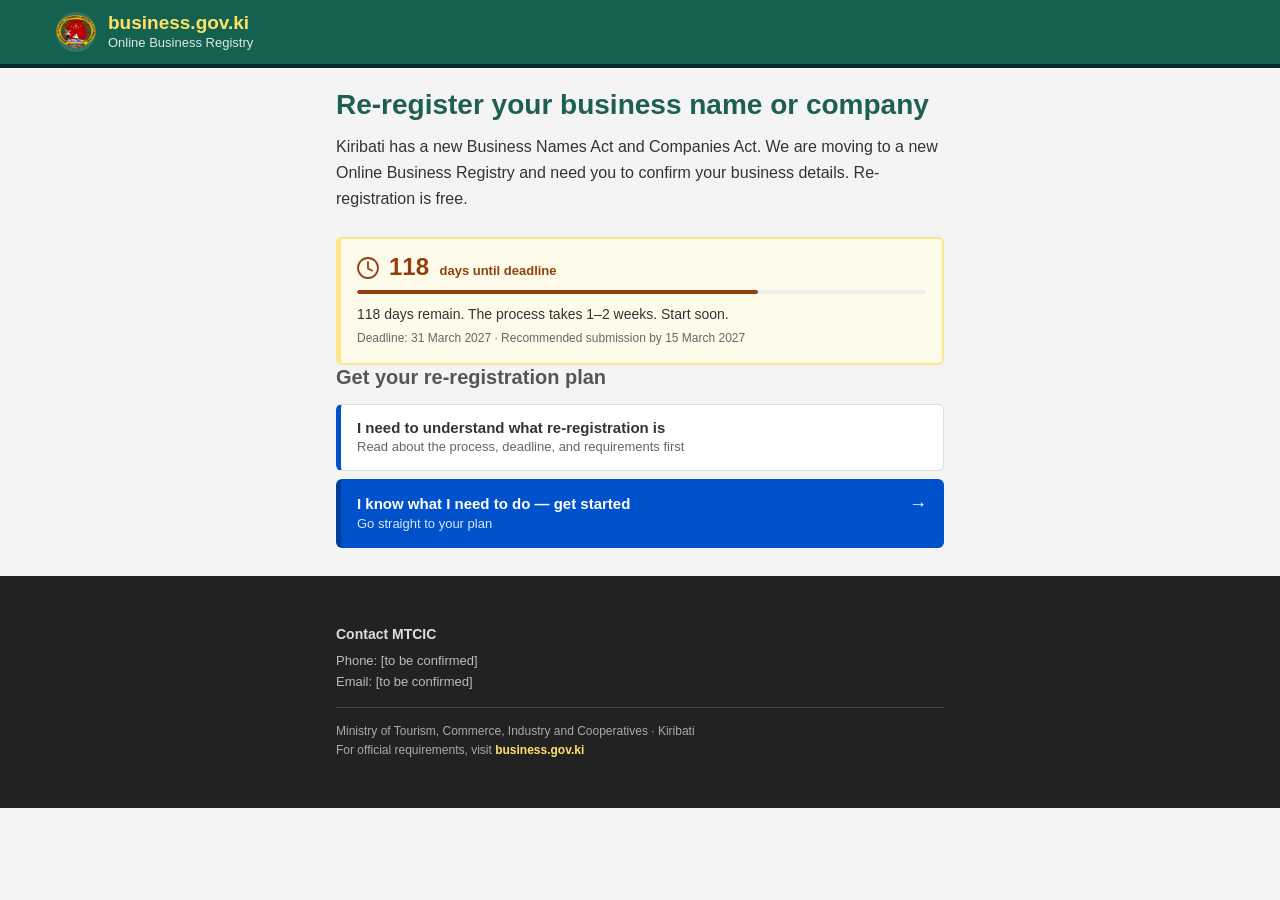
<file: docs/index.html>
<!DOCTYPE html>
<html lang="en">
<head>
<meta charset="UTF-8">
<meta name="viewport" content="width=device-width, initial-scale=1.0">
<title>Re-register your business | business.gov.ki</title>
<meta name="description" content="Re-register your business name or company on the Kiribati Online Business Registry. Free. Deadline: 31 March 2027.">
<meta property="og:title" content="Re-register your business | business.gov.ki">
<meta property="og:description" content="Kiribati has new business laws. Re-register for free before 31 March 2027.">
<meta property="og:type" content="website">
<meta property="og:url" content="https://business.gov.ki/">
<meta property="og:image" content="https://business.gov.ki/assets/preview-card.png">
<link rel="stylesheet" href="styles.css">
<script src="config.js"></script>
<style>
/* ═══ Page-specific (mini site only) ═══ */

/* ── Path fork ── */
.path-fork { margin-bottom: 28px; display: flex; flex-direction: column; gap: 8px; }
.path-card {
  width: 100%; text-align: left; font-family: var(--font);
  background: var(--bg); border: 1.5px solid var(--border-light);
  border-left: 5px solid var(--blue); border-radius: var(--radius);
  padding: 14px 16px; cursor: pointer; min-height: 48px;
  transition: border-color 0.15s ease, background 0.15s ease;
}
.path-card:hover, .path-card:focus-visible { border-color: var(--blue); background: var(--blue-light); }
.path-card:active { background: var(--blue-light); }
.path-card__title { font-size: 15px; font-weight: 600; color: var(--text); margin-bottom: 2px; }
.path-card__sub { font-size: 13px; color: var(--text-light); line-height: 1.4; }
/* Fast track — visually dominant */
.path-card--fast {
  background: var(--blue); border-color: var(--blue); border-left-color: #003d99;
}
.path-card--fast .path-card__title { color: #fff; font-weight: 700; }
.path-card--fast .path-card__sub { color: rgba(255,255,255,0.85); }
.path-card--fast:hover, .path-card--fast:focus-visible { background: #003d99; }
.path-card--fast:active { background: #002d80; }

/* ── Wizard ── */
.wizard {
  background: var(--bg); border: 1.5px solid var(--border-light);
  border-top: 4px solid var(--blue);
  border-radius: var(--radius); padding: 20px 16px; margin-bottom: 28px;
}
.wizard__header { display: flex; align-items: center; justify-content: space-between; margin-bottom: 18px; }
.wizard__title { font-size: 18px; font-weight: 750; color: var(--green-banner); margin: 0; }
.wizard__about-link {
  background: none; border: none; font-size: 12px; font-weight: 600;
  color: var(--blue); cursor: pointer; text-decoration: underline;
  text-underline-offset: 2px; font-family: var(--font);
}
.wq__label { font-size: 11px; font-weight: 700; text-transform: uppercase; letter-spacing: 0.04em; color: var(--text-light); margin-bottom: 6px; }
.wq__question { font-size: 16px; font-weight: 700; color: var(--text); line-height: 1.35; margin-bottom: 12px; }
.wq__options { display: flex; flex-direction: column; gap: 6px; }
.wq__options--row { flex-direction: row; gap: 8px; }

/* Confirmed chip */
.confirmed {
  display: flex; align-items: center; justify-content: space-between;
  background: var(--blue-light); border-radius: var(--radius);
  padding: 10px 14px; margin-bottom: 10px; border-left: 4px solid var(--blue);
}
.confirmed__label { font-size: 11px; font-weight: 600; color: var(--text-light); text-transform: uppercase; letter-spacing: 0.03em; }
.confirmed__value { font-size: 14px; font-weight: 700; color: var(--blue); }
.confirmed__change {
  background: none; border: 1.5px solid var(--blue); border-radius: 4px;
  padding: 6px 12px; font-size: 12px; font-weight: 700; color: var(--blue);
  cursor: pointer; font-family: var(--font); min-height: 36px;
}
.confirmed__change:active { background: var(--blue-light); }

/* Role guidance */
.role-guidance { margin: 12px 0; border-radius: var(--radius); padding: 14px 16px; font-size: 14px; line-height: 1.55; }
.role-guidance--owner { background: var(--green-light); border-left: 4px solid var(--green-dark); }
.role-guidance--agent { background: var(--amber-bg); border-left: 4px solid var(--amber); }
.role-guidance--none  { background: var(--red-light); border-left: 4px solid var(--red); }
.role-guidance__title { font-weight: 700; margin-bottom: 4px; }
.role-guidance--owner .role-guidance__title { color: var(--green-dark); }
.role-guidance--agent .role-guidance__title { color: var(--amber); }
.role-guidance--none  .role-guidance__title { color: var(--red); }

/* Name inputs */
.name-field { margin-bottom: 12px; }
.name-field label { display: block; font-size: 14px; font-weight: 600; color: var(--text); margin-bottom: 4px; }
.name-field input {
  width: 100%; padding: 12px 14px; font-size: 15px; font-family: var(--font);
  border: 2px solid var(--border-light); border-radius: var(--radius);
  color: var(--text); background: var(--bg); outline: none;
  transition: border-color 0.15s ease; box-sizing: border-box;
}
.name-field input:focus { outline: 3px solid var(--focus); outline-offset: 2px; border-color: var(--blue); }

/* ── Timeline plan (agreed layout from plan-mobile-concept) ── */
.plan { margin-bottom: 28px; }
.plan__header { margin-bottom: 4px; }
.plan__title { font-size: 22px; font-weight: 800; color: var(--green-banner); line-height: 1.15; margin-bottom: 4px; }
.plan__meta { font-size: 13px; color: var(--text-light); margin-bottom: 20px; }
.plan__meta strong { color: var(--text); }

/* Prereqs */
.prereqs { background: var(--bg-subtle, #f8f8f8); border-radius: 8px; padding: 14px 16px; margin-bottom: 28px; }
.prereqs__title { font-size: 11px; font-weight: 700; color: var(--text-light); text-transform: uppercase; letter-spacing: 0.04em; margin-bottom: 8px; }
.prereqs__list { list-style: none; padding: 0; margin: 0; }
.prereqs__item { display: flex; align-items: center; gap: 10px; padding: 6px 0; font-size: 13px; color: var(--text); }
.prereqs__icon { width: 20px; height: 20px; border-radius: 4px; border: 2px solid var(--blue); flex-shrink: 0; }

.plan__section-label { font-size: 11px; font-weight: 700; color: var(--text-light); text-transform: uppercase; letter-spacing: 0.04em; margin-bottom: 14px; }

/* Timeline rail */
.tl { position: relative; padding-left: 40px; }
.tl::before { content: ''; position: absolute; left: 15px; top: 0; bottom: 0; width: 2px; background: var(--border-light); }

/* Step */
.tl-step { position: relative; padding-bottom: 12px; }
.tl-step:last-child { padding-bottom: 0; }
.tl-step__node {
  position: absolute; left: -40px; top: 0;
  width: 30px; height: 30px; border-radius: 50%;
  background: var(--blue); color: #fff; font-size: 13px; font-weight: 700;
  display: flex; align-items: center; justify-content: center; z-index: 2;
}
.tl-step__title { font-size: 15px; font-weight: 700; color: var(--text); line-height: 1.3; padding-top: 4px; }
.tl-step__needs { margin-top: 8px; display: flex; flex-direction: column; gap: 4px; }
.tl-step__need { display: flex; align-items: flex-start; gap: 8px; font-size: 13px; color: var(--text); line-height: 1.35; }
.tl-step__need-icon { color: var(--blue); flex-shrink: 0; font-weight: 700; font-size: 13px; margin-top: 1px; }
.tl-step__cta {
  display: flex; align-items: center; justify-content: center; gap: 8px;
  width: 100%; margin-top: 10px; padding: 11px 20px;
  background: var(--blue); color: #fff; font-size: 14px; font-weight: 700;
  border: none; border-radius: 8px; text-decoration: none;
  min-height: 48px; cursor: pointer; font-family: var(--font);
  transition: background 0.15s ease;
}
.tl-step__cta:hover { background: #003d99; }
.tl-step__cta:active { background: #002d80; }

/* Dimmed future steps */
.tl-step--future .tl-step__node { background: #b0c4de; }
.tl-step--future .tl-step__cta { background: #fff; color: var(--blue); border: 2px solid var(--blue); }
.tl-step--future .tl-step__cta:hover { background: var(--blue-light); }

/* Wait interstitial */
.tl-wait { position: relative; padding: 16px 0 16px 40px; }
.tl-wait::before {
  content: ''; position: absolute; left: 14px; top: 0; bottom: 0;
  width: 4px; border-left: 2px dashed var(--amber-border);
  background: #fff; z-index: 1;
}
.tl-wait__pill {
  position: relative; z-index: 2;
  background: var(--amber-bg); border: 1.5px solid var(--amber-border); border-radius: 8px;
  padding: 10px 14px; font-size: 13px; font-weight: 600; color: var(--amber); line-height: 1.35;
}
.tl-wait__pill-title { display: flex; align-items: center; gap: 6px; font-size: 13px; font-weight: 700; color: var(--amber); }
.tl-wait__pill-title svg { flex-shrink: 0; }
.tl-wait__pill-sub { font-size: 11px; font-weight: 500; color: var(--amber); opacity: 0.8; margin-top: 2px; padding-left: 22px; }

/* Parallel tip */
.tl-parallel { position: relative; padding: 12px 0 12px 40px; }
.tl-parallel::before {
  content: ''; position: absolute; left: 14px; top: 0; bottom: 0;
  width: 4px; background: #fff; z-index: 1; border-left: 2px solid var(--border-light);
}
.tl-parallel__pill {
  position: relative; z-index: 2;
  background: var(--green-light); border-radius: 8px; padding: 10px 14px;
  font-size: 13px; font-weight: 600; color: var(--green-dark); line-height: 1.35;
  display: flex; align-items: center; gap: 8px;
}
.tl-parallel__pill svg { flex-shrink: 0; }

/* BN warning */
.bn-warning {
  background: var(--amber-bg); border-left: 4px solid var(--amber);
  border-radius: var(--radius); padding: 12px 14px; margin-top: 16px;
  font-size: 14px; color: var(--amber); line-height: 1.5; font-weight: 600;
}

/* Free footnote */
.free-note { text-align: center; padding: 24px 16px 8px; font-size: 13px; color: var(--green-dark); font-weight: 600; }
.free-note span { font-weight: 400; color: var(--text-light); }

/* ── Get your plan (merged download + email) ── */
.get-plan {
  background: var(--green-light); border-radius: 8px;
  padding: 24px 20px; text-align: center; margin-bottom: 28px;
}
.get-plan__title { font-size: 16px; font-weight: 700; color: var(--green-dark); margin-bottom: 10px; }
.get-plan__actions { display: flex; flex-direction: column; gap: 10px; max-width: 360px; margin: 0 auto; }
.get-plan__download {
  font-size: 15px; font-weight: 700; background: var(--green-dark); color: #fff;
  border: none; border-radius: 8px; padding: 13px 20px; cursor: pointer;
  min-height: 48px; display: flex; align-items: center; justify-content: center; gap: 8px;
  font-family: var(--font); transition: background 0.15s ease; width: 100%;
}
.get-plan__download:hover { background: #0d4f42; }
.get-plan__download:active { background: #0a3e35; }
.get-plan__email-row {
  display: flex; gap: 8px; width: 100%;
}
.get-plan__email-input {
  flex: 1; padding: 11px 14px; font-size: 14px; font-family: var(--font);
  border: 2px solid var(--border-light); border-radius: 8px;
  color: var(--text); outline: none; box-sizing: border-box; min-width: 0;
}
.get-plan__email-input:focus { outline: 3px solid var(--focus); outline-offset: 2px; border-color: var(--blue); }
.get-plan__email-btn {
  font-size: 14px; font-weight: 700; background: var(--bg); color: var(--green-dark);
  border: 2px solid var(--green-dark); border-radius: 8px; padding: 11px 18px;
  cursor: pointer; font-family: var(--font); white-space: nowrap; min-height: 48px;
  transition: background 0.15s ease;
}
.get-plan__email-btn:hover { background: var(--green-light); }
.get-plan__email-btn:active { background: #d0ead3; }
.get-plan__status { font-size: 13px; margin-top: 6px; }

/* ── After section ── */
.after-section {
  background: var(--bg); border: 1.5px solid var(--border-light);
  border-radius: var(--radius); padding: 16px; margin-bottom: 28px;
}
.after-section__title { font-size: 15px; font-weight: 700; color: var(--green-banner); margin-bottom: 8px; }
.after-section__desc { font-size: 14px; color: var(--text-mid); line-height: 1.55; margin-bottom: 12px; }
.after-link {
  font-size: 14px; font-weight: 600; color: var(--blue); text-decoration: none;
  padding: 8px 0; display: flex; align-items: center; gap: 6px;
}

/* Restart — text link, not button */
.restart-row { text-align: center; margin-bottom: 28px; }
.restart-link {
  font-size: 14px; font-weight: 600; color: var(--text-light);
  text-decoration: none; cursor: pointer; background: none; border: none;
  font-family: var(--font); display: inline-flex; align-items: center; gap: 6px;
  padding: 8px 0;
}
.restart-link:hover { color: var(--blue); }

/* ── Utility ── */
.hidden { display: none !important; }
.fade-in { opacity: 0; transform: translateY(8px); animation: fadeIn 0.25s ease forwards; }
@keyframes fadeIn { to { opacity: 1; transform: translateY(0); } }

/* ── Tap feedback for mobile ── */
.option-btn:active { background: var(--blue-light) !important; border-color: var(--blue) !important; }

@media print {
  .site-header { position: static; }
  .wizard, .path-fork, .restart-row, .get-plan { display: none; }
}
</style>
</head>
<body>

<!-- ═══ HEADER with MTCIC crest ═══ -->
<header class="site-header" role="banner">
  <div style="display:flex;align-items:center;padding:12px 16px;max-width:1200px;margin:0 auto;gap:12px">
    <img src="assets/mtcic-crest.png" alt="MTCIC crest" width="40" height="40" style="border-radius:50%;background:rgba(255,255,255,0.12);object-fit:contain;flex-shrink:0">
    <div>
      <div style="color:var(--gold);font-size:19px;font-weight:700;line-height:1.1">business.gov.ki</div>
      <div style="color:rgba(255,255,255,0.85);font-size:13px;font-weight:500;line-height:1.2;margin-top:1px">Online Business Registry</div>
    </div>
  </div>
</header>

<!-- ═══ MAIN ═══ -->
<main id="main-content" style="max-width:640px;margin:0 auto;padding:20px 16px 0">

  <h1 style="font-size:28px;font-weight:800;color:var(--green-banner);line-height:1.2;margin-bottom:12px">
    Re-register your business name or company
  </h1>
  <p style="font-size:16px;color:var(--text);line-height:1.65;margin-bottom:24px">
    Kiribati has a new Business Names Act and Companies Act. We are moving to a new Online Business Registry and need you to confirm your business details. Re-registration is free.
  </p>

  <!-- Time banner -->
  <div id="time-banner" style="margin-bottom:24px" aria-live="polite"></div>

  <!-- Section heading — lighter weight to subordinate to h1 -->
  <h2 id="plan-heading" style="font-size:20px;font-weight:600;color:var(--text-mid);line-height:1.25;margin-bottom:14px">
    Get your re-registration plan
  </h2>

  <!-- Path fork -->
  <section id="path-fork" class="path-fork">
    <button class="path-card" id="path-info" type="button">
      <div class="path-card__title">I need to understand what re-registration is</div>
      <div class="path-card__sub">Read about the process, deadline, and requirements first</div>
    </button>
    <button class="path-card path-card--fast" id="path-fast" type="button">
      <div style="display:flex;align-items:center;justify-content:space-between;gap:8px">
        <div class="path-card__title">I know what I need to do — get started</div>
        <span style="color:#fff;font-size:18px;font-weight:700;flex-shrink:0" aria-hidden="true">&rarr;</span>
      </div>
      <div class="path-card__sub">Go straight to your plan</div>
    </button>
  </section>

  <!-- FAQ accordion -->
  <section id="info-section" class="hidden" style="margin-bottom:28px">
    <h2 style="font-size:18px;font-weight:700;color:var(--green-banner);margin-bottom:12px">What you need to know</h2>
    <div id="faq-list" style="background:var(--bg);border:1.5px solid var(--border-light);border-radius:var(--radius);padding:0 16px"></div>
  </section>

  <!-- CTA from info → wizard -->
  <div id="info-cta" class="hidden" style="border-top:1px solid var(--border-light);padding-top:20px;margin-bottom:28px">
    <button id="info-start-btn" class="btn btn--confirm" style="width:100%;font-size:16px;padding:16px 20px;min-height:52px;display:flex;align-items:center;justify-content:center;gap:8px" type="button">
      Get my re-registration plan <span aria-hidden="true">&rarr;</span>
    </button>
  </div>

  <!-- Wizard -->
  <section id="wizard-section" class="wizard hidden">
    <div class="wizard__header">
      <h2 class="wizard__title">Build your plan</h2>
      <button id="wizard-about-btn" class="wizard__about-link" type="button">About re-registration</button>
    </div>
    <div id="wizard-steps"></div>
  </section>

  <!-- ═══ PERSONALISED PLAN (timeline layout) ═══ -->
  <section id="plan-section" class="plan hidden" aria-live="polite">
    <div class="plan__header">
      <h2 id="plan-title" class="plan__title"></h2>
      <div id="plan-meta" class="plan__meta"></div>
    </div>

    <!-- Prerequisites -->
    <div id="plan-prereqs" class="prereqs">
      <div class="prereqs__title">Before you begin — gather these</div>
      <ul id="prereqs-list" class="prereqs__list"></ul>
    </div>

    <!-- Section label -->
    <div id="plan-step-label" class="plan__section-label"></div>

    <!-- Timeline -->
    <div id="plan-timeline" class="tl"></div>

    <!-- BN warning -->
    <div id="plan-bn-warning" class="bn-warning hidden"></div>

    <!-- Free footnote -->
    <div class="free-note">Re-registration is free <span>· There is nothing to pay at any step</span></div>

    <!-- Get your plan (merged download + email) -->
    <div class="get-plan">
      <div class="get-plan__title">Save or share your plan</div>
      <div class="get-plan__actions">
        <button id="download-btn" class="get-plan__download" type="button">
          <svg width="18" height="18" viewBox="0 0 18 18" fill="none" aria-hidden="true"><path d="M9 2v10M9 12l-3.5-3.5M9 12l3.5-3.5M3 14h12" stroke="currentColor" stroke-width="2" stroke-linecap="round" stroke-linejoin="round"/></svg>
          Save plan to your device
        </button>
        <div class="get-plan__email-row">
          <input id="email-input" class="get-plan__email-input" type="email" placeholder="your@email.com" aria-label="Email address">
          <button id="email-send-btn" class="get-plan__email-btn" type="button">Email me</button>
        </div>
        <div id="email-status" class="get-plan__status hidden"></div>
      </div>
    </div>
  </section>

  <!-- After re-registration -->
  <section id="after-section" class="after-section hidden">
    <h3 class="after-section__title">After you re-register</h3>
    <p class="after-section__desc">Once re-registered, you will have ongoing responsibilities under the new laws, including keeping your information up to date and submitting an annual return every year.</p>
    <div id="after-links"></div>
  </section>

  <!-- Restart — text link, not button -->
  <div id="restart-row" class="restart-row hidden">
    <button id="restart-btn" class="restart-link" type="button">
      <span aria-hidden="true">&larr;</span> Start again for a different entity
    </button>
  </div>

</main>

<!-- ═══ FOOTER ═══ -->
<footer class="site-footer" role="contentinfo">
  <div style="max-width:640px;margin:0 auto;padding:24px 16px">
    <div style="font-size:14px;font-weight:600;margin-bottom:6px;color:#ddd">Contact MTCIC</div>
    <div id="footer-contact" style="font-size:13px;color:#bbb;line-height:1.6;margin-bottom:14px"></div>
    <div style="border-top:1px solid #444;padding-top:14px;font-size:12px;color:#aaa;line-height:1.6">
      <span id="footer-ministry"></span><br>
      For official requirements, visit <a href="https://business.gov.ki" style="color:var(--gold);text-decoration:none;font-weight:600">business.gov.ki</a>
    </div>
  </div>
</footer>

<script>
(function() {
  'use strict';
  const C = window.CONFIG;

  /* ── Helpers ── */
  const $ = (sel, ctx) => (ctx || document).querySelector(sel);
  const show = el => el.classList.remove('hidden');
  const hide = el => el.classList.add('hidden');

  function smoothScroll(id) {
    const t = document.getElementById(id);
    if (!t) return;
    const top = t.getBoundingClientRect().top + window.scrollY - 82;
    window.scrollTo({ top, behavior: 'smooth' });
  }

  const CLOCK_SVG = '<svg width="16" height="16" viewBox="0 0 16 16" fill="none"><circle cx="8" cy="8" r="7" stroke="#92400e" stroke-width="1.5"/><path d="M8 4v4.5l3 1.5" stroke="#92400e" stroke-width="1.5" stroke-linecap="round" stroke-linejoin="round"/></svg>';
  const PLUS_SVG = '<svg width="16" height="16" viewBox="0 0 16 16" fill="none"><path d="M2 8h12M8 2v12" stroke="#146151" stroke-width="2" stroke-linecap="round"/></svg>';

  /* ═══════════════════════════
     TIME BANNER
     ═══════════════════════════ */
  function renderTimeBanner() {
    const el = $('#time-banner');
    const days = C.daysUntilDeadline();
    const urg = C.urgency();
    const msg = C.urgencyMessage();
    const pct = C.deadlineProgress();

    const palette = {
      calm:     { fg: C.tokens.greenDark, bg: C.tokens.bg,       bdr: C.tokens.greenDark },
      alert:    { fg: C.tokens.amber,     bg: C.tokens.amberBg,  bdr: C.tokens.amberBorder },
      urgent:   { fg: C.tokens.red,       bg: C.tokens.redLight, bdr: C.tokens.red },
      critical: { fg: C.tokens.red,       bg: C.tokens.redLight, bdr: C.tokens.red },
    }[urg];

    el.style.cssText = `border:2px solid ${palette.bdr};border-left:5px solid ${palette.bdr};border-radius:var(--radius);padding:16px;background:${urg === 'calm' ? 'var(--bg)' : palette.bg}`;
    el.innerHTML = `
      <div style="display:flex;align-items:center;gap:10px;margin-bottom:8px">
        <svg width="22" height="22" viewBox="0 0 22 22" fill="none" style="flex-shrink:0">
          <circle cx="11" cy="11" r="10" stroke="${palette.fg}" stroke-width="1.8"/>
          <path d="M11 5v6.5l4 2" stroke="${palette.fg}" stroke-width="1.8" stroke-linecap="round" stroke-linejoin="round"/>
        </svg>
        <div>
          <span style="font-size:24px;font-weight:800;color:${palette.fg};line-height:1">${Math.max(0, days)}</span>
          <span style="font-size:13px;font-weight:600;color:${palette.fg};margin-left:6px">days until deadline</span>
        </div>
      </div>
      <div style="height:4px;background:var(--border-gray);border-radius:2px;margin-bottom:10px;overflow:hidden">
        <div style="height:100%;width:${pct}%;background:${palette.fg};border-radius:2px;transition:width 0.5s ease"></div>
      </div>
      <div style="font-size:14px;line-height:1.5;color:var(--text)">${msg}</div>
      <div style="font-size:12px;color:var(--text-light);margin-top:4px">Deadline: ${C.programme.deadlineLabel} · Recommended submission by ${C.programme.recommendedSubmissionLabel}</div>`;
  }

  /* ═══════════════════════════
     FAQ
     ═══════════════════════════ */
  function renderFAQ() {
    const list = $('#faq-list');
    C.keyMessages.forEach((m, idx) => {
      const isLast = idx === C.keyMessages.length - 1;
      const item = document.createElement('div');
      item.style.borderBottom = isLast ? 'none' : '1px solid var(--border-gray)';

      item.innerHTML = `
        <button type="button" aria-expanded="false" style="width:100%;text-align:left;background:none;border:none;padding:16px 0;cursor:pointer;font-family:var(--font);display:flex;align-items:center;justify-content:space-between;gap:10px;min-height:48px">
          <span style="font-size:15px;font-weight:600;color:var(--text)">${m.q}</span>
          <svg width="16" height="16" viewBox="0 0 16 16" fill="none" style="flex-shrink:0;transition:transform 0.2s ease"><path d="M4 6l4 4 4-4" stroke="var(--text-light)" stroke-width="2" stroke-linecap="round" stroke-linejoin="round"/></svg>
        </button>
        <div style="max-height:0;overflow:hidden;transition:max-height 0.2s ease">
          <div style="font-size:14px;color:var(--text-light);line-height:1.6;padding-bottom:16px">${m.a}</div>
        </div>`;

      const btn = item.querySelector('button');
      const bodyWrap = item.querySelector('button + div');
      const svg = item.querySelector('svg');
      if (bodyWrap) {
        btn.addEventListener('click', () => {
          const open = btn.getAttribute('aria-expanded') === 'true';
          btn.setAttribute('aria-expanded', String(!open));
          svg.style.transform = open ? '' : 'rotate(180deg)';
          bodyWrap.style.maxHeight = open ? '0' : bodyWrap.scrollHeight + 'px';
        });
      }
      list.appendChild(item);
    });
  }

  /* ═══════════════════════════
     WIZARD STATE
     ═══════════════════════════ */
  const S = { entity: null, hasAccount: null, hasBN: null, role: null, personName: '', entityName: '', namesSubmitted: false };

  function entObj() { return S.entity ? C.entities[S.entity] : null; }
  function entWord() { return S.entity === 'bn' ? 'business name' : 'company'; }
  function needsBN() { return S.entity === 'co' || S.entity === 'overseas'; }
  function ownerTerm() { return entObj()?.ownerTerm || 'owner'; }

  function resetFrom(step) {
    if (step <= 1) Object.assign(S, { entity: null, hasAccount: null, hasBN: null, role: null, namesSubmitted: false, personName: '', entityName: '' });
    else if (step <= 2) Object.assign(S, { hasAccount: null, hasBN: null, role: null, namesSubmitted: false, personName: '', entityName: '' });
    else if (step <= 3) Object.assign(S, { hasBN: null, role: null, namesSubmitted: false, personName: '', entityName: '' });
    else if (step <= 4) Object.assign(S, { role: null, namesSubmitted: false, personName: '', entityName: '' });
    else S.namesSubmitted = false;
    renderWizard();
    hideResults();
  }

  function hideResults() {
    hide($('#plan-section'));
    hide($('#after-section'));
    hide($('#restart-row'));
    // Restore external heading and clear internal title
    const heading = $('#plan-heading');
    heading.textContent = 'Get your re-registration plan';
    heading.style.cssText = 'font-size:20px;font-weight:600;color:var(--text-mid);line-height:1.25;margin-bottom:14px';
    show(heading);
    $('#plan-title').textContent = '';
  }

  /* ── Wizard helpers ── */
  function makeConfirmed(label, value, resetStep) {
    const d = document.createElement('div');
    d.className = 'confirmed';
    d.innerHTML = `<div><div class="confirmed__label">${label}</div><div class="confirmed__value">${value}</div></div>`;
    const btn = document.createElement('button');
    btn.className = 'confirmed__change'; btn.type = 'button'; btn.textContent = 'Change';
    btn.addEventListener('click', () => resetFrom(resetStep));
    d.appendChild(btn);
    return d;
  }

  function makeOptionBtn(html, onClick) {
    const btn = document.createElement('button');
    btn.className = 'option-btn'; btn.type = 'button';
    btn.innerHTML = html;
    btn.addEventListener('click', onClick);
    return btn;
  }

  function renderWizard() {
    const c = $('#wizard-steps');
    c.innerHTML = '';

    // Q1: Entity type
    if (S.entity) {
      c.appendChild(makeConfirmed('Entity type', `${entObj().label} (Form ${entObj().form})`, 1));
    } else {
      const w = document.createElement('div'); w.className = 'fade-in';
      w.innerHTML = '<div class="wq__label">Question 1</div><h3 class="wq__question">What are you re-registering?</h3>';
      const opts = document.createElement('div'); opts.className = 'wq__options';
      Object.values(C.entities).forEach(e => {
        opts.appendChild(makeOptionBtn(
          `<div style="display:flex;justify-content:space-between;align-items:center"><span style="font-size:15px;font-weight:700;color:var(--text)">${e.label}</span><span style="font-size:12px;font-weight:600;color:var(--text-light)">Form ${e.form}</span></div><div style="font-size:13px;color:var(--text-light);margin-top:2px;line-height:1.4">${e.description}</div>`,
          () => { S.entity = e.id; renderWizard(); setTimeout(() => smoothScroll('ws2'), 120); }
        ));
      });
      w.appendChild(opts); c.appendChild(w);
      return;
    }

    // Q2: Has account?
    if (S.hasAccount !== null) {
      c.appendChild(makeConfirmed('Online account', S.hasAccount ? 'Yes, I have one' : 'No, I need to create one', 2));
    } else {
      const w = document.createElement('div'); w.className = 'fade-in'; w.id = 'ws2';
      w.innerHTML = '<div class="wq__label">Question 2</div><h3 class="wq__question">Do you have an account for the Online Business Registry?</h3>';
      const opts = document.createElement('div'); opts.className = 'wq__options wq__options--row';
      [{v:true,l:'Yes'},{v:false,l:'No'}].forEach(o => {
        opts.appendChild(makeOptionBtn(`<div style="text-align:center;font-size:15px;font-weight:700;color:var(--text)">${o.l}</div>`,
          () => { S.hasAccount = o.v; renderWizard(); setTimeout(() => smoothScroll(needsBN() ? 'ws3' : 'ws4'), 120); }));
      });
      w.appendChild(opts); c.appendChild(w);
      return;
    }

    // Q3: Has BN? (co/overseas only)
    if (needsBN()) {
      if (S.hasBN !== null) {
        c.appendChild(makeConfirmed('Also has business name', S.hasBN ? 'Yes' : 'No', 3));
      } else {
        const w = document.createElement('div'); w.className = 'fade-in'; w.id = 'ws3';
        w.innerHTML = '<div class="wq__label">Question 3</div><h3 class="wq__question">Does your company also operate under a registered business name?</h3>';
        const opts = document.createElement('div'); opts.className = 'wq__options wq__options--row';
        [{v:true,l:'Yes'},{v:false,l:'No'}].forEach(o => {
          opts.appendChild(makeOptionBtn(`<div style="text-align:center;font-size:15px;font-weight:700;color:var(--text)">${o.l}</div>`,
            () => { S.hasBN = o.v; renderWizard(); setTimeout(() => smoothScroll('ws4'), 120); }));
        });
        w.appendChild(opts); c.appendChild(w);
        return;
      }
    }

    // Q4: Role
    const qnRole = needsBN() ? 4 : 3;
    if (S.role) {
      const roleLabel = C.roles[S.entity].find(r => r.id === S.role)?.label;
      c.appendChild(makeConfirmed('Your connection', roleLabel, 4));
      // Role guidance
      const g = document.createElement('div');
      if (S.role === 'owner') g.innerHTML = `<div class="role-guidance role-guidance--owner"><div class="role-guidance__title">You are the right person to start this process</div><div>You will need your government-issued photo ID. Once verified, you can grant access to anyone else who needs to act on behalf of this ${entWord()}.</div></div>`;
      else if (S.role === 'agent') g.innerHTML = `<div class="role-guidance role-guidance--agent"><div class="role-guidance__title">Additional evidence required</div><div>You will need your photo ID plus a letter of authority from the ${ownerTerm()}. This path takes longer and may be sent back for revision. Where possible, the ${ownerTerm()} should start this process instead.</div></div>`;
      else { g.innerHTML = `<div class="role-guidance role-guidance--none"><div class="role-guidance__title">You cannot start this process</div><div>Only ${S.entity === 'bn' ? 'owners' : 'directors'}, employees, or authorised agents can verify their connection to a ${entWord()}. Find someone who holds one of those roles.</div></div>`; c.appendChild(g); return; }
      c.appendChild(g);
    } else {
      const w = document.createElement('div'); w.className = 'fade-in'; w.id = 'ws4';
      w.innerHTML = `<div class="wq__label">Question ${qnRole}</div><h3 class="wq__question">What is your connection to this ${entWord()}?</h3>`;
      const opts = document.createElement('div'); opts.className = 'wq__options';
      C.roles[S.entity].forEach(r => {
        const badge = r.recommended ? '<span style="font-size:10px;font-weight:700;color:var(--green-dark);background:var(--green-light);padding:2px 8px;border-radius:4px;text-transform:uppercase;letter-spacing:0.04em;margin-left:8px">Recommended</span>' : '';
        opts.appendChild(makeOptionBtn(`<span style="font-size:14px;color:var(--text)">${r.label}${badge}</span>`,
          () => { S.role = r.id; renderWizard(); if (r.id !== 'none') setTimeout(() => smoothScroll('ws5'), 120); }));
      });
      const hint = document.createElement('div');
      hint.style.cssText = 'margin-top:12px;font-size:13px;color:var(--text-light);line-height:1.55;background:var(--border-gray);border-radius:var(--radius);padding:10px 14px';
      hint.textContent = `Before you can re-register, MTCIC needs to confirm you are connected to this ${entWord()}. This stops anyone else from making changes to your ${entWord()} without your knowledge.`;
      opts.appendChild(hint);
      w.appendChild(opts); c.appendChild(w);
      return;
    }

    // Q5: Names
    const qnNames = needsBN() ? 5 : 4;
    if (!S.namesSubmitted) {
      const w = document.createElement('div'); w.className = 'fade-in'; w.id = 'ws5';
      w.innerHTML = `<div class="wq__label">Question ${qnNames}</div><h3 class="wq__question">Add your details to your plan (optional)</h3>
        <div class="name-field"><label for="pn-input">Your full name</label><input id="pn-input" type="text" placeholder="e.g. Teramira Tabai" value="${S.personName}"></div>
        <div class="name-field"><label for="en-input">${S.entity === 'bn' ? 'Your business name' : 'Your company name'}</label><input id="en-input" type="text" placeholder="${S.entity === 'bn' ? 'e.g. Tarawa Fresh Fish' : 'e.g. Pacific Holdings Ltd'}" value="${S.entityName}"></div>
        <div style="display:flex;gap:8px;margin-top:4px"><button id="names-go" class="btn btn--primary" type="button" style="flex:1;font-size:15px;padding:12px 16px;min-height:48px">${S.personName.trim() || S.entityName.trim() ? 'Continue' : 'Skip'}</button></div>
        <div style="font-size:13px;color:var(--text);line-height:1.5;margin-top:10px">This is optional. These details will appear on your plan to make it personal to you. <span style="color:var(--text-light)">This information is not stored or sent anywhere.</span></div>`;
      c.appendChild(w);
      setTimeout(() => {
        const pn = $('#pn-input'), en = $('#en-input'), go = $('#names-go');
        if (pn) pn.addEventListener('input', e => S.personName = e.target.value);
        if (en) en.addEventListener('input', e => S.entityName = e.target.value);
        const updateLabel = () => { if (go) go.textContent = (pn?.value.trim() || en?.value.trim()) ? 'Continue' : 'Skip'; };
        if (pn) pn.addEventListener('input', updateLabel);
        if (en) en.addEventListener('input', updateLabel);
        if (go) go.addEventListener('click', () => { S.namesSubmitted = true; renderWizard(); onWizardComplete(); });
      }, 10);
      return;
    }
    if (S.personName.trim() || S.entityName.trim()) {
      c.appendChild(makeConfirmed('Your details', [S.personName.trim(), S.entityName.trim()].filter(Boolean).join(' · '), 5));
    }
  }

  /* ═══════════════════════════
     TIMELINE PLAN
     ═══════════════════════════ */
  function getSteps() {
    const e = entObj();
    const ent = S.entityName.trim() || `your ${entWord()}`;
    const pName = S.personName.trim();
    const idFor = pName ? `Photo ID for ${pName}` : 'Your photo ID';
    const own = ownerTerm();
    const proofNeeds = S.role === 'owner' ? [idFor] : [idFor, `Letter of authority from the ${own}`];

    const steps = [];
    if (!S.hasAccount) steps.push({
      title: 'Create an online account',
      needs: ['Email address', idFor],
      cta: { label: 'Create your account', url: C.registry.createAccount },
    });
    steps.push({
      title: `Connect your account to ${ent}`,
      needs: ['Approved account', ...proofNeeds],
      cta: { label: 'Log in to the registry', url: C.registry.login },
    });
    steps.push({
      title: `Complete form ${e.form}`,
      needs: [`Business details for ${ent}`],
      cta: { label: `Fill in ${e.form} online`, url: e.formBuilder },
      parallel: true,
    });
    steps.push({
      title: 'Upload and submit your form',
      needs: ['Connected account', `Completed ${e.form} saved as PDF`],
      cta: { label: 'Log in to submit', url: C.registry.login },
    });
    return steps;
  }

  function renderPlan() {
    const e = entObj();
    const ent = S.entityName.trim();
    const pName = S.personName.trim();
    const steps = getSteps();

    // Hide the external heading (it sits above the wizard, gets scrolled off)
    hide($('#plan-heading'));

    // Populate the title INSIDE plan-section so it scrolls with the plan
    $('#plan-title').textContent = ent ? `Your plan for ${ent}` : 'Your re-registration plan';

    // Plan meta
    const metaParts = [e.label, `Form ${e.form}`, 'Free'];
    if (pName) metaParts.push(`Prepared for ${pName}`);
    $('#plan-meta').innerHTML = metaParts.join(' · ');

    // Prerequisites
    const prereqList = $('#prereqs-list');
    prereqList.innerHTML = '';
    const prereqs = ['Email address you can access', 'Government-issued photo ID'];
    if (ent) prereqs.push(`Details for ${ent} (owners, addresses, activities)`);
    else prereqs.push(`Details for your ${entWord()} (owners, addresses, activities)`);
    prereqs.forEach(p => { prereqList.innerHTML += `<li class="prereqs__item"><div class="prereqs__icon"></div> ${p}</li>`; });

    // Step label
    $('#plan-step-label').textContent = `Your ${steps.length} steps`;

    // Timeline
    const tl = $('#plan-timeline');
    tl.innerHTML = '';

    // Define waits between steps
    const waits = {};
    if (!S.hasAccount) { waits[0] = { title: `Wait ${C.waitTimes.accountApproval}`, sub: 'MTCIC will email you when your account is approved' }; waits[1] = { title: `Wait ${C.waitTimes.authorityApproval}`, sub: 'MTCIC will email you when your connection is approved' }; }
    else { waits[0] = { title: `Wait ${C.waitTimes.authorityApproval}`, sub: 'MTCIC will email you when your connection is approved' }; }

    steps.forEach((step, i) => {
      // Step
      const div = document.createElement('div');
      div.className = 'tl-step' + (i > 0 ? ' tl-step--future' : '');
      let needsHtml = '';
      step.needs.forEach(n => { needsHtml += `<div class="tl-step__need"><span class="tl-step__need-icon">\u203a</span> ${n}</div>`; });
      div.innerHTML = `
        <div class="tl-step__node">${i + 1}</div>
        <div class="tl-step__title">${step.title}</div>
        <div class="tl-step__needs">${needsHtml}</div>
        <a class="tl-step__cta" href="${step.cta.url}" target="_blank" rel="noopener noreferrer">${step.cta.label} &rarr;</a>`;
      tl.appendChild(div);

      // Wait interstitial after this step?
      if (waits[i]) {
        const w = document.createElement('div'); w.className = 'tl-wait';
        w.innerHTML = `<div class="tl-wait__pill"><div class="tl-wait__pill-title">${CLOCK_SVG} ${waits[i].title}</div><div class="tl-wait__pill-sub">${waits[i].sub}</div></div>`;
        tl.appendChild(w);

        // Parallel tip after the second wait (before the form step)
        const nextStep = steps[i + 1];
        if (nextStep && nextStep.parallel) {
          const p = document.createElement('div'); p.className = 'tl-parallel';
          p.innerHTML = `<div class="tl-parallel__pill">${PLUS_SVG} While you wait — start step ${i + 2} now</div>`;
          tl.appendChild(p);
        }
      }
    });

    // BN warning
    const bnWarn = $('#plan-bn-warning');
    if (S.hasBN) { bnWarn.textContent = 'You also need to re-register your business name. Complete your company re-registration first, then repeat the process using form BN-0.'; show(bnWarn); }
    else hide(bnWarn);

    show($('#plan-section'));
  }

  /* ═══════════════════════════
     WIZARD COMPLETE
     ═══════════════════════════ */
  function onWizardComplete() {
    if (S.role === 'none') return;
    renderPlan();

    // After section
    const links = $('#after-links');
    links.innerHTML = '';
    if (S.entity === 'bn') links.innerHTML += '<a class="after-link" href="https://business.gov.ki/public/help.aspx?cn=AboutBusinessName" target="_blank" rel="noopener noreferrer">Learn about your responsibilities as a business name owner &rarr;</a>';
    if (S.entity === 'co' || S.entity === 'overseas') links.innerHTML += '<a class="after-link" href="https://business.gov.ki/public/help.aspx?cn=AboutCompanies" target="_blank" rel="noopener noreferrer">Learn about your responsibilities as a company &rarr;</a>';
    links.innerHTML += '<a class="after-link" href="https://business.gov.ki/public/howto.aspx?cn=FileAnnualReturn&ctk=CompanyHowTo" target="_blank" rel="noopener noreferrer">How to submit your annual return &rarr;</a>';
    show($('#after-section'));
    show($('#restart-row'));

    setTimeout(() => smoothScroll('plan-section'), 200);
  }

  /* ═══════════════════════════
     GENERATE EMAIL-SAFE HTML PLAN
     ═══════════════════════════ */
  function generatePlanHTML() {
    const e = entObj();
    const ent = S.entityName.trim();
    const pName = S.personName.trim();
    const steps = getSteps();
    const days = C.daysUntilDeadline();

    // Waits map (same logic as renderPlan)
    const waits = {};
    if (!S.hasAccount) {
      waits[0] = { title: `Wait ${C.waitTimes.accountApproval}`, sub: 'MTCIC will email you when your account is approved' };
      waits[1] = { title: `Wait ${C.waitTimes.authorityApproval}`, sub: 'MTCIC will email you when your connection is approved' };
    } else {
      waits[0] = { title: `Wait ${C.waitTimes.authorityApproval}`, sub: 'MTCIC will email you when your connection is approved' };
    }

    // Prerequisites
    const prereqs = ['Email address you can access', 'Government-issued photo ID'];
    if (ent) prereqs.push(`Details for ${ent} (owners, addresses, activities)`);
    else prereqs.push(`Details for your ${entWord()} (owners, addresses, activities)`);

    const title = ent ? `Your plan for ${ent}` : 'Your re-registration plan';
    const metaParts = [e.label, `Form ${e.form}`, 'Free'];
    if (pName) metaParts.push(`Prepared for ${pName}`);

    // Inline colour constants (no CSS variables in email)
    const TEAL = '#146151';
    const BLUE = '#0052cc';
    const AMBER = '#92400e';
    const GOLD = '#FFE066';
    const TEXT = '#222';
    const TEXT_LIGHT = '#666';
    const BORDER = '#ddd';
    const GREEN_LIGHT = '#e8f5e9';
    const AMBER_BG = '#fffbeb';
    const AMBER_BORDER = '#fde68a';
    const BG = '#ffffff';

    // Build step rows
    let stepsHTML = '';
    steps.forEach((step, i) => {
      const nodeColor = i === 0 ? BLUE : '#b0c4de';
      const btnBg = i === 0 ? BLUE : BG;
      const btnColor = i === 0 ? '#ffffff' : BLUE;
      const btnBorder = i === 0 ? 'none' : `2px solid ${BLUE}`;

      let needsHTML = '';
      step.needs.forEach(n => {
        needsHTML += `<tr><td style="padding:2px 8px 2px 0;color:${BLUE};font-weight:700;font-size:13px;vertical-align:top;width:14px">\u203a</td><td style="font-size:13px;color:${TEXT};line-height:1.35;padding:2px 0">${n}</td></tr>`;
      });

      stepsHTML += `
        <tr><td style="width:40px;vertical-align:top;padding-top:0;text-align:center">
          <div style="width:30px;height:30px;border-radius:50%;background:${nodeColor};color:#fff;font-size:13px;font-weight:700;line-height:30px;text-align:center;margin:0 auto">${i + 1}</div>
        </td><td style="padding:0 0 16px 8px">
          <div style="font-size:15px;font-weight:700;color:${TEXT};line-height:1.3;padding-top:4px">${step.title}</div>
          <table style="margin-top:6px;border-collapse:collapse">${needsHTML}</table>
          <a href="${step.cta.url}" target="_blank" style="display:block;margin-top:10px;padding:11px 20px;background:${btnBg};color:${btnColor};border:${btnBorder};border-radius:8px;font-size:14px;font-weight:700;text-decoration:none;text-align:center">${step.cta.label} &rarr;</a>
        </td></tr>`;

      // Wait interstitial
      if (waits[i]) {
        stepsHTML += `
          <tr><td style="width:40px;text-align:center;vertical-align:middle"><div style="width:2px;border-left:2px dashed ${AMBER_BORDER};height:20px;margin:0 auto"></div></td>
          <td style="padding:8px 0 8px 8px">
            <div style="background:${AMBER_BG};border:1.5px solid ${AMBER_BORDER};border-radius:8px;padding:10px 14px">
              <div style="font-size:13px;font-weight:700;color:${AMBER}">${waits[i].title}</div>
              <div style="font-size:11px;color:${AMBER};opacity:0.8;margin-top:2px">${waits[i].sub}</div>
            </div>
          </td></tr>`;

        // Parallel tip
        const nextStep = steps[i + 1];
        if (nextStep && nextStep.parallel) {
          stepsHTML += `
            <tr><td style="width:40px;text-align:center"><div style="width:2px;border-left:2px solid ${BORDER};height:12px;margin:0 auto"></div></td>
            <td style="padding:4px 0 4px 8px">
              <div style="background:${GREEN_LIGHT};border-radius:8px;padding:10px 14px;font-size:13px;font-weight:600;color:${TEAL}">While you wait &mdash; start step ${i + 2} now</div>
            </td></tr>`;
        }
      }
    });

    // BN warning
    let bnWarnHTML = '';
    if (S.hasBN) {
      bnWarnHTML = `<div style="background:${AMBER_BG};border-left:4px solid ${AMBER};border-radius:6px;padding:12px 14px;margin-top:16px;font-size:14px;color:${AMBER};line-height:1.5;font-weight:600">You also need to re-register your business name. Complete your company re-registration first, then repeat the process using form BN-0.</div>`;
    }

    return `<!DOCTYPE html>
<html lang="en"><head><meta charset="UTF-8"><meta name="viewport" content="width=device-width,initial-scale=1.0"><title>${title}</title></head>
<body style="margin:0;padding:0;background:#f4f4f4;font-family:-apple-system,BlinkMacSystemFont,'Segoe UI',Roboto,'Helvetica Neue',Arial,sans-serif">
<table width="100%" cellpadding="0" cellspacing="0" style="background:#f4f4f4"><tr><td align="center" style="padding:24px 12px">
<table width="100%" cellpadding="0" cellspacing="0" style="max-width:600px;background:${BG};border-radius:8px;overflow:hidden">

  <!-- Header -->
  <tr><td style="background:${TEAL};padding:16px 20px;border-bottom:4px solid #002a2b">
    <table cellpadding="0" cellspacing="0"><tr>
      <td style="padding-right:12px"><div style="width:36px;height:36px;border-radius:50%;background:rgba(255,255,255,0.12);text-align:center;line-height:36px;font-size:18px;font-weight:700;color:${GOLD}">Ki</div></td>
      <td><div style="color:${GOLD};font-size:18px;font-weight:700;line-height:1.1">business.gov.ki</div><div style="color:rgba(255,255,255,0.85);font-size:12px;margin-top:1px">Online Business Registry</div></td>
    </tr></table>
  </td></tr>

  <!-- Title -->
  <tr><td style="padding:24px 20px 4px">
    <h1 style="margin:0;font-size:22px;font-weight:800;color:${TEAL};line-height:1.15">${title}</h1>
    <div style="font-size:13px;color:${TEXT_LIGHT};margin-top:6px">${metaParts.join(' &middot; ')}</div>
  </td></tr>

  <!-- Time -->
  <tr><td style="padding:16px 20px">
    <div style="border:2px solid ${TEAL};border-left:5px solid ${TEAL};border-radius:6px;padding:14px;font-size:14px;color:${TEXT}">
      <strong style="font-size:22px;color:${TEAL}">${Math.max(0, days)}</strong> <span style="font-size:13px;font-weight:600;color:${TEAL}">days until deadline</span>
      <div style="font-size:12px;color:${TEXT_LIGHT};margin-top:6px">Deadline: ${C.programme.deadlineLabel}</div>
    </div>
  </td></tr>

  <!-- Prerequisites -->
  <tr><td style="padding:0 20px 16px">
    <div style="background:#f8f8f8;border-radius:8px;padding:14px 16px">
      <div style="font-size:11px;font-weight:700;color:${TEXT_LIGHT};text-transform:uppercase;letter-spacing:0.04em;margin-bottom:8px">Before you begin</div>
      ${prereqs.map(p => `<div style="font-size:13px;color:${TEXT};padding:4px 0">\u2610 ${p}</div>`).join('')}
    </div>
  </td></tr>

  <!-- Steps label -->
  <tr><td style="padding:0 20px 12px">
    <div style="font-size:11px;font-weight:700;color:${TEXT_LIGHT};text-transform:uppercase;letter-spacing:0.04em">Your ${steps.length} steps</div>
  </td></tr>

  <!-- Timeline -->
  <tr><td style="padding:0 20px 16px">
    <table width="100%" cellpadding="0" cellspacing="0" style="border-collapse:collapse">
      ${stepsHTML}
    </table>
    ${bnWarnHTML}
  </td></tr>

  <!-- Free footnote -->
  <tr><td style="padding:16px 20px;text-align:center">
    <div style="font-size:13px;color:${TEAL};font-weight:600">Re-registration is free <span style="font-weight:400;color:${TEXT_LIGHT}">&middot; There is nothing to pay at any step</span></div>
  </td></tr>

  <!-- Footer -->
  <tr><td style="background:#222;padding:20px;border-top:1px solid #333">
    <div style="font-size:13px;font-weight:600;color:#ddd;margin-bottom:4px">Contact MTCIC</div>
    <div style="font-size:12px;color:#bbb;line-height:1.6">Phone: ${C.contact.phone || '[to be confirmed]'}<br>Email: ${C.contact.email || '[to be confirmed]'}</div>
    <div style="border-top:1px solid #444;margin-top:12px;padding-top:12px;font-size:11px;color:#aaa;line-height:1.6">
      ${C.contact.ministry} &middot; ${C.contact.country}<br>
      <a href="https://business.gov.ki" style="color:${GOLD};text-decoration:none;font-weight:600">business.gov.ki</a>
    </div>
  </td></tr>

</table>
</td></tr></table>
</body></html>`;
  }

  /* ═══════════════════════════
     DOWNLOAD + EMAIL
     ═══════════════════════════ */
  $('#download-btn').addEventListener('click', () => {
    // TODO: jsPDF generation
    alert('PDF generation via jsPDF — coming soon');
  });

  $('#email-send-btn').addEventListener('click', async () => {
    const emailAddr = $('#email-input').value.trim();
    const status = $('#email-status');
    if (!emailAddr || !emailAddr.includes('@')) {
      status.textContent = 'Please enter a valid email address.';
      status.style.color = 'var(--red)'; show(status); return;
    }

    const workerUrl = C.api && C.api.emailWorker;
    if (!workerUrl) {
      status.textContent = 'Email service is not yet available. Save the plan to your device instead.';
      status.style.color = 'var(--amber)'; show(status); return;
    }

    // Disable button while sending
    const btn = $('#email-send-btn');
    btn.disabled = true; btn.style.opacity = '0.6';
    status.textContent = 'Sending\u2026'; status.style.color = 'var(--text-light)'; show(status);

    try {
      const planHTML = generatePlanHTML();
      const subject = S.entityName.trim()
        ? `Your re-registration plan for ${S.entityName.trim()}`
        : 'Your re-registration plan \u2014 business.gov.ki';

      const resp = await fetch(workerUrl + '/send', {
        method: 'POST',
        headers: { 'Content-Type': 'application/json' },
        body: JSON.stringify({ email: emailAddr, subject, html: planHTML }),
      });

      const data = await resp.json().catch(() => ({}));

      if (resp.ok && data.ok) {
        status.textContent = 'Plan sent! Check your inbox.';
        status.style.color = 'var(--green-dark)';
        $('#email-input').value = '';
      } else {
        status.textContent = data.error || 'Could not send. Please try again.';
        status.style.color = 'var(--red)';
      }
    } catch {
      status.textContent = 'Network error. Check your connection and try again.';
      status.style.color = 'var(--red)';
    } finally {
      btn.disabled = false; btn.style.opacity = '';
    }
  });

  /* ═══════════════════════════
     FOOTER
     ═══════════════════════════ */
  function renderFooter() {
    $('#footer-contact').innerHTML = `Phone: ${C.contact.phone || '[to be confirmed]'}<br>Email: ${C.contact.email || '[to be confirmed]'}`;
    $('#footer-ministry').textContent = `${C.contact.ministry} · ${C.contact.country}`;
  }

  /* ═══════════════════════════
     WIRING
     ═══════════════════════════ */
  function handleRestart() {
    resetFrom(0);
    hide($('#wizard-section'));
    show($('#path-fork'));
    hide($('#info-section'));
    hide($('#info-cta'));
    setTimeout(() => smoothScroll('main-content'), 100);
  }

  $('#path-info').addEventListener('click', () => { hide($('#path-fork')); show($('#info-section')); show($('#info-cta')); setTimeout(() => smoothScroll('info-section'), 100); });
  $('#path-fast').addEventListener('click', () => { hide($('#path-fork')); show($('#wizard-section')); renderWizard(); setTimeout(() => smoothScroll('wizard-section'), 100); });
  $('#info-start-btn').addEventListener('click', () => { hide($('#info-cta')); show($('#wizard-section')); renderWizard(); setTimeout(() => smoothScroll('wizard-section'), 100); });
  $('#wizard-about-btn').addEventListener('click', () => { show($('#info-section')); setTimeout(() => smoothScroll('info-section'), 100); });
  $('#restart-btn').addEventListener('click', handleRestart);

  /* ── Init ── */
  renderTimeBanner();
  renderFAQ();
  renderFooter();
})();
</script>
</body>
</html>
</file>
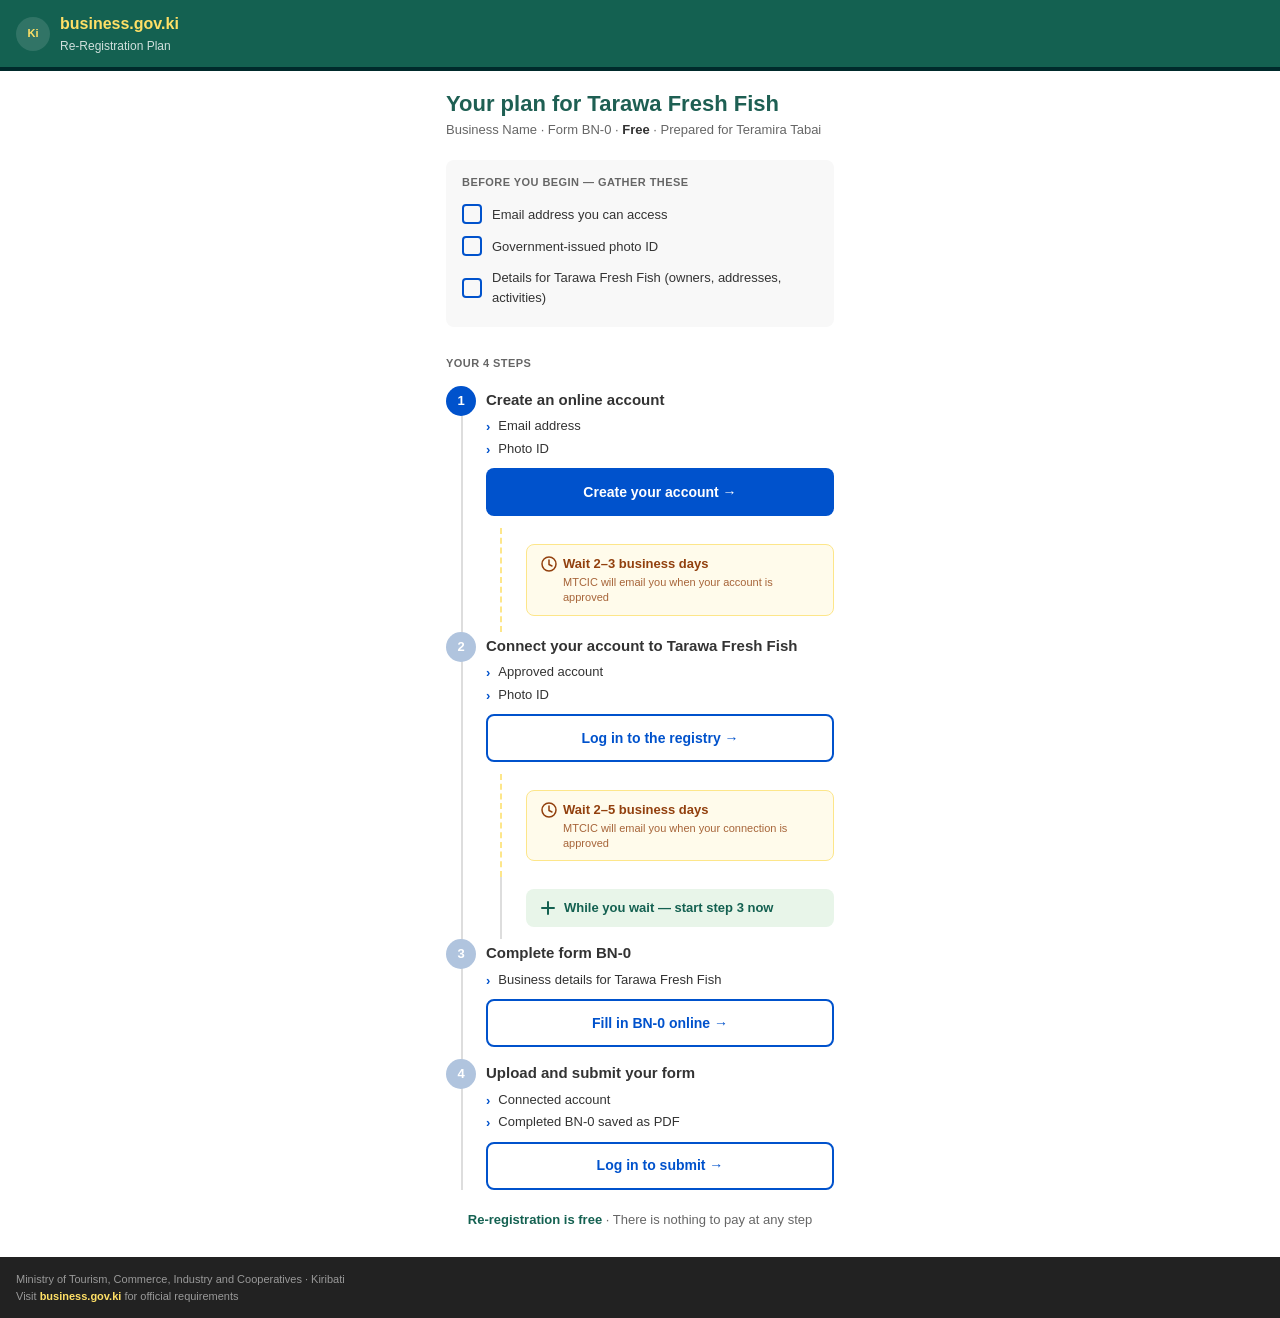
<file: plan-mobile-concept.html>
<!DOCTYPE html>
<html lang="en">
<head>
<meta charset="UTF-8">
<meta name="viewport" content="width=device-width, initial-scale=1.0">
<title>Your plan | business.gov.ki</title>
<style>
*, *::before, *::after { box-sizing: border-box; margin: 0; padding: 0; }
body {
  font-family: -apple-system, BlinkMacSystemFont, 'Segoe UI', Roboto, 'Helvetica Neue', Arial, sans-serif;
  background: #fff; color: #333; line-height: 1.5;
  -webkit-font-smoothing: antialiased;
}

/* ── Header ── */
.header {
  background: #146151; border-bottom: 4px solid #002a2b;
  padding: 12px 16px; display: flex; align-items: center; gap: 10px;
  position: sticky; top: 0; z-index: 10;
}
.header .logo {
  width: 34px; height: 34px; border-radius: 50%;
  background: rgba(255,255,255,0.12); display: flex;
  align-items: center; justify-content: center;
  color: #FFE066; font-size: 11px; font-weight: 800; flex-shrink: 0;
}
.header .brand { color: #FFE066; font-size: 16px; font-weight: 700; }
.header .sub { color: rgba(255,255,255,0.8); font-size: 12px; font-weight: 500; margin-top: 1px; }

/* ── Content ── */
.content { padding: 20px 16px 0; max-width: 420px; margin: 0 auto; }

/* ── Title area ── */
.plan-title { font-size: 22px; font-weight: 800; color: #1E5F53; line-height: 1.15; margin-bottom: 4px; }
.plan-meta { font-size: 13px; color: #666; margin-bottom: 20px; }
.plan-meta strong { color: #333; }

/* ── Before you begin ── */
.prereqs {
  background: #f8f8f8; border-radius: 8px; padding: 14px 16px;
  margin-bottom: 28px;
}
.prereqs__title {
  font-size: 11px; font-weight: 700; color: #666;
  text-transform: uppercase; letter-spacing: 0.04em; margin-bottom: 8px;
}
.prereqs__list { list-style: none; }
.prereqs__item {
  display: flex; align-items: center; gap: 10px;
  padding: 6px 0; font-size: 13px; color: #333;
}
.prereqs__icon {
  width: 20px; height: 20px; border-radius: 4px;
  border: 2px solid #0052cc; flex-shrink: 0;
}

/* ── Section label ── */
.section-label {
  font-size: 11px; font-weight: 700; color: #666;
  text-transform: uppercase; letter-spacing: 0.04em;
  margin-bottom: 14px;
}

/* ── Timeline ── */
.tl { position: relative; padding-left: 40px; }

/* The solid rail */
.tl::before {
  content: ''; position: absolute; left: 15px; top: 0; bottom: 0;
  width: 2px; background: #ddd;
}

/* ── Step ── */
.tl-step { position: relative; padding-bottom: 12px; }
.tl-step:last-child { padding-bottom: 0; }

.tl-step__node {
  position: absolute; left: -40px; top: 0;
  width: 30px; height: 30px; border-radius: 50%;
  background: #0052cc; color: #fff; font-size: 13px; font-weight: 700;
  display: flex; align-items: center; justify-content: center;
  z-index: 2;
}

.tl-step__title {
  font-size: 15px; font-weight: 700; color: #333;
  line-height: 1.3; padding-top: 4px;
}

.tl-step__needs { margin-top: 8px; display: flex; flex-direction: column; gap: 4px; }
.tl-step__need {
  display: flex; align-items: flex-start; gap: 8px;
  font-size: 13px; color: #333; line-height: 1.35;
}
.tl-step__need-icon {
  color: #0052cc; flex-shrink: 0; font-weight: 700; font-size: 13px; margin-top: 1px;
}

.tl-step__cta {
  display: flex; align-items: center; justify-content: center; gap: 8px;
  width: 100%; margin-top: 10px; padding: 11px 20px;
  background: #0052cc; color: #fff; font-size: 14px; font-weight: 700;
  border: none; border-radius: 8px; text-decoration: none;
  min-height: 48px; cursor: pointer;
  transition: background 0.15s ease;
}
.tl-step__cta:hover { background: #003d99; }

/* Dimmed future steps */
.tl-step--future .tl-step__node { background: #b0c4de; }
.tl-step--future .tl-step__cta {
  background: #fff; color: #0052cc; border: 2px solid #0052cc;
}
.tl-step--future .tl-step__cta:hover { background: #eaf4ff; }

/* ── Wait interstitial ── */
.tl-wait {
  position: relative; padding: 16px 0 16px 40px;
}
/* Override the solid rail with dashed in this segment */
.tl-wait::before {
  content: ''; position: absolute; left: 14px; top: 0; bottom: 0;
  width: 4px;
  border-left: 2px dashed #fde68a;
  background: #fff; /* cover the solid rail behind */
  z-index: 1;
}
.tl-wait__pill {
  position: relative; z-index: 2;
  background: #fffbeb; border: 1.5px solid #fde68a; border-radius: 8px;
  padding: 10px 14px; font-size: 13px; font-weight: 600; color: #92400e;
  line-height: 1.35;
}
.tl-wait__pill-title {
  display: flex; align-items: center; gap: 6px;
  font-size: 13px; font-weight: 700; color: #92400e;
}
.tl-wait__pill-title svg { flex-shrink: 0; }
.tl-wait__pill-sub {
  font-size: 11px; font-weight: 500; color: #92400e; opacity: 0.8;
  margin-top: 2px; padding-left: 22px;
}

/* ── Parallel tip ── */
.tl-parallel {
  position: relative; padding: 12px 0 12px 40px;
}
.tl-parallel::before {
  content: ''; position: absolute; left: 14px; top: 0; bottom: 0;
  width: 4px; background: #fff; z-index: 1;
  border-left: 2px solid #ddd;
}
.tl-parallel__pill {
  position: relative; z-index: 2;
  background: #e8f5e9; border-radius: 8px; padding: 10px 14px;
  font-size: 13px; font-weight: 600; color: #146151; line-height: 1.35;
  display: flex; align-items: center; gap: 8px;
}
.tl-parallel__pill svg { flex-shrink: 0; }

/* ── Free footnote ── */
.free-note {
  text-align: center; padding: 20px 16px 8px;
  font-size: 13px; color: #146151; font-weight: 600;
}
.free-note span { font-weight: 400; color: #666; }

/* ── Footer ── */
.footer {
  background: #222; color: #999; padding: 14px 16px; font-size: 11px;
  line-height: 1.5; margin-top: 20px;
}
.footer a { color: #FFE066; text-decoration: none; font-weight: 600; }
</style>
</head>
<body>

<div class="header">
  <div class="logo">Ki</div>
  <div>
    <div class="brand">business.gov.ki</div>
    <div class="sub">Re-Registration Plan</div>
  </div>
</div>

<div class="content">

  <!-- Title — one line of context, then straight to action -->
  <h1 class="plan-title">Your plan for Tarawa Fresh Fish</h1>
  <div class="plan-meta">Business Name · Form BN-0 · <strong>Free</strong> · Prepared for Teramira Tabai</div>

  <!-- Before you begin — prerequisites first -->
  <div class="prereqs">
    <div class="prereqs__title">Before you begin — gather these</div>
    <ul class="prereqs__list">
      <li class="prereqs__item"><div class="prereqs__icon"></div> Email address you can access</li>
      <li class="prereqs__item"><div class="prereqs__icon"></div> Government-issued photo ID</li>
      <li class="prereqs__item"><div class="prereqs__icon"></div> Details for Tarawa Fresh Fish (owners, addresses, activities)</li>
    </ul>
  </div>

  <!-- Steps -->
  <div class="section-label">Your 4 steps</div>

  <div class="tl">

    <!-- Step 1 -->
    <div class="tl-step">
      <div class="tl-step__node">1</div>
      <div class="tl-step__title">Create an online account</div>
      <div class="tl-step__needs">
        <div class="tl-step__need"><span class="tl-step__need-icon">›</span> Email address</div>
        <div class="tl-step__need"><span class="tl-step__need-icon">›</span> Photo ID</div>
      </div>
      <a class="tl-step__cta" href="https://business.gov.ki/public/setupaccount.aspx">Create your account &#8594;</a>
    </div>

    <!-- WAIT: account approval -->
    <div class="tl-wait">
      <div class="tl-wait__pill">
        <div class="tl-wait__pill-title">
          <svg width="16" height="16" viewBox="0 0 16 16" fill="none"><circle cx="8" cy="8" r="7" stroke="#92400e" stroke-width="1.5"/><path d="M8 4v4.5l3 1.5" stroke="#92400e" stroke-width="1.5" stroke-linecap="round" stroke-linejoin="round"/></svg>
          Wait 2–3 business days
        </div>
        <div class="tl-wait__pill-sub">MTCIC will email you when your account is approved</div>
      </div>
    </div>

    <!-- Step 2 -->
    <div class="tl-step tl-step--future">
      <div class="tl-step__node">2</div>
      <div class="tl-step__title">Connect your account to Tarawa Fresh Fish</div>
      <div class="tl-step__needs">
        <div class="tl-step__need"><span class="tl-step__need-icon">›</span> Approved account</div>
        <div class="tl-step__need"><span class="tl-step__need-icon">›</span> Photo ID</div>
      </div>
      <a class="tl-step__cta" href="https://business.gov.ki/public/login.aspx">Log in to the registry &#8594;</a>
    </div>

    <!-- WAIT: connection approval + parallel tip -->
    <div class="tl-wait">
      <div class="tl-wait__pill">
        <div class="tl-wait__pill-title">
          <svg width="16" height="16" viewBox="0 0 16 16" fill="none"><circle cx="8" cy="8" r="7" stroke="#92400e" stroke-width="1.5"/><path d="M8 4v4.5l3 1.5" stroke="#92400e" stroke-width="1.5" stroke-linecap="round" stroke-linejoin="round"/></svg>
          Wait 2–5 business days
        </div>
        <div class="tl-wait__pill-sub">MTCIC will email you when your connection is approved</div>
      </div>
    </div>

    <!-- Parallel opportunity -->
    <div class="tl-parallel">
      <div class="tl-parallel__pill">
        <svg width="16" height="16" viewBox="0 0 16 16" fill="none"><path d="M2 8h12M8 2v12" stroke="#146151" stroke-width="2" stroke-linecap="round"/></svg>
        While you wait — start step 3 now
      </div>
    </div>

    <!-- Step 3 -->
    <div class="tl-step tl-step--future">
      <div class="tl-step__node">3</div>
      <div class="tl-step__title">Complete form BN-0</div>
      <div class="tl-step__needs">
        <div class="tl-step__need"><span class="tl-step__need-icon">›</span> Business details for Tarawa Fresh Fish</div>
      </div>
      <a class="tl-step__cta" href="https://business.gov.ki/bn-forms.html">Fill in BN-0 online &#8594;</a>
    </div>

    <!-- Step 4 -->
    <div class="tl-step tl-step--future">
      <div class="tl-step__node">4</div>
      <div class="tl-step__title">Upload and submit your form</div>
      <div class="tl-step__needs">
        <div class="tl-step__need"><span class="tl-step__need-icon">›</span> Connected account</div>
        <div class="tl-step__need"><span class="tl-step__need-icon">›</span> Completed BN-0 saved as PDF</div>
      </div>
      <a class="tl-step__cta" href="https://business.gov.ki/public/login.aspx">Log in to submit &#8594;</a>
    </div>

  </div><!-- /tl -->

</div><!-- /content -->

<div class="free-note">Re-registration is free <span>· There is nothing to pay at any step</span></div>

<div class="footer">
  Ministry of Tourism, Commerce, Industry and Cooperatives · Kiribati<br>
  Visit <a href="https://business.gov.ki">business.gov.ki</a> for official requirements
</div>

</body>
</html>
</file>
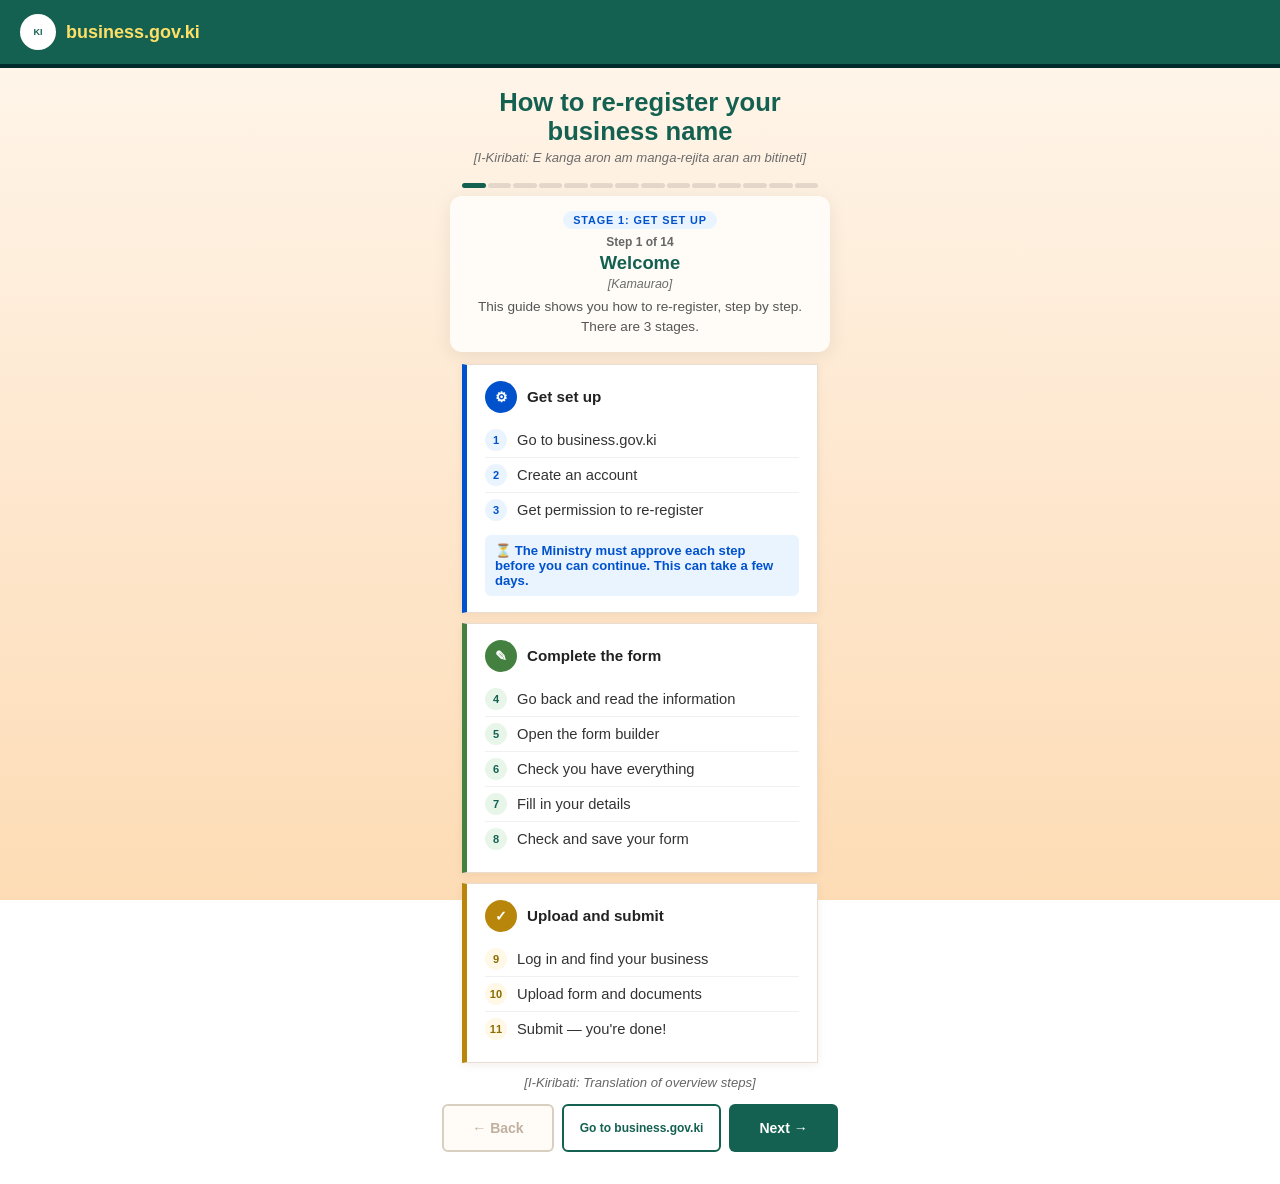
<file: docs/guide-reregister-bn.html>
<!DOCTYPE html>
<html lang="en">
<head>
<meta charset="UTF-8">
<meta name="viewport" content="width=device-width, initial-scale=1.0, viewport-fit=cover">

<!-- Share preview (Facebook, WhatsApp, Messenger, LinkedIn) -->
<meta property="og:title" content="How to re-register your business name | business.gov.ki">
<meta property="og:description" content="Step-by-step guide to re-registering your business name on the Online Business Registry. Free, easy, works on your phone.">
<meta property="og:image" content="https://REPLACE-WITH-ACTUAL-DOMAIN/guides/reregister-preview.png">
<meta property="og:image:width" content="1200">
<meta property="og:image:height" content="630">
<meta property="og:url" content="https://REPLACE-WITH-ACTUAL-DOMAIN/guides/reregister.html">
<meta property="og:type" content="website">
<meta property="og:locale" content="en_US">
<meta property="og:site_name" content="business.gov.ki">

<!-- Twitter/X card -->
<meta name="twitter:card" content="summary_large_image">
<meta name="twitter:title" content="How to re-register your business name">
<meta name="twitter:description" content="Step-by-step guide. Free, easy, works on your phone.">
<meta name="twitter:image" content="https://REPLACE-WITH-ACTUAL-DOMAIN/guides/reregister-preview.png">

<!-- WhatsApp-specific: ensure it fetches the right preview -->
<meta property="og:image:alt" content="Step-by-step guide to re-register your business name on business.gov.ki">

<!-- General SEO -->
<meta name="description" content="Step-by-step visual guide to re-registering your business name on the Kiribati Online Business Registry at business.gov.ki.">
<meta name="theme-color" content="#146151">
<title>How to re-register your business name | business.gov.ki</title>
<style>
*, *::before, *::after { box-sizing: border-box; margin: 0; padding: 0; }
body { padding-top: env(safe-area-inset-top, 0); font-family: -apple-system, BlinkMacSystemFont, 'Segoe UI', Roboto, sans-serif; background: linear-gradient(180deg, #FFF7ED 0%, #FEE8D0 50%, #FDDCB5 100%); background-attachment: fixed; color: #333; display: flex; flex-direction: column; align-items: center; min-height: 100vh; padding-bottom: 32px; }
main { display: flex; flex-direction: column; align-items: center; width: 100%; }

/* ── Site banner ── */
.site-banner { width: 100%; background: #146151; border-bottom: 4px solid #002a2b; padding: 14px 20px; display: flex; align-items: center; gap: 10px; margin-bottom: 20px; }
.site-banner .logo { width: 36px; height: 36px; background: #fff; border-radius: 50%; display: flex; align-items: center; justify-content: center; flex-shrink: 0; }
.site-banner .logo-text { font-size: 9px; font-weight: 700; color: #146151; }
.site-banner .brand { font-size: 18px; font-weight: 700; color: #FFE066; }

/* Header */
.guide-header { text-align: center; margin-bottom: 10px; max-width: 380px; padding: 0 12px; }
.guide-header h1 { font-size: 1.6em; font-weight: 700; margin-bottom: 4px; color: #146151; }
.guide-header .ki { font-size: 0.82em; color: #6b6b6b; font-style: italic; margin-bottom: 8px; }

/* Progress */
.progress-row { display: flex; align-items: center; gap: 2px; margin-bottom: 8px; max-width: 380px; width: 100%; padding: 0 12px; }
.pip { height: 5px; flex: 1; background: rgba(0,0,0,0.1); border-radius: 3px; transition: background 0.3s; }
.pip.done { background: #448040; } .pip.active { background: #146151; }

/* Step banner */
.step-banner { background: #fffcf8; border-radius: 12px; padding: 14px 18px 16px; margin-bottom: 12px; max-width: 380px; width: 100%; text-align: center; box-shadow: 0 4px 20px rgba(0,0,0,0.08); }
.step-stage { display: inline-block; font-size: 0.68em; font-weight: 700; text-transform: uppercase; letter-spacing: 0.08em; padding: 3px 10px; border-radius: 10px; margin-bottom: 6px; }
.step-stage.setup { background: #eaf4ff; color: #0052cc; }
.step-stage.form { background: #e8f5e9; color: #146151; }
.step-stage.upload { background: #fff8e6; color: #8a6d00; }
.step-num { font-size: 0.75em; color: #666; font-weight: 600; margin-bottom: 2px; }
.step-title { font-size: 1.15em; font-weight: 800; color: #146151; margin-bottom: 3px; line-height: 1.25; }
.step-title-ki { font-size: 0.78em; color: #6b6b6b; font-style: italic; margin-bottom: 6px; }
.step-desc { font-size: 0.85em; color: #555; line-height: 1.45; }


/* ── Welcome timeline (outside phone) ── */
.welcome-panel { display: none; max-width: 380px; width: 100%; padding: 0 12px; }
.welcome-panel.active { display: block; }

.tl-card {
  border-radius: 0; padding: 16px 18px; margin-bottom: 10px;
  box-shadow: 0 2px 8px rgba(100,60,20,0.08);
}
.tl-card.blue { background: #fff; border: 1px solid #e8ddd0; border-left: 5px solid #0052cc; }
.tl-card.green { background: #fff; border: 1px solid #e8ddd0; border-left: 5px solid #448040; }
.tl-card.amber { background: #fff; border: 1px solid #e8ddd0; border-left: 5px solid #b8860b; }

.tl-card-header { display: flex; align-items: center; gap: 10px; margin-bottom: 10px; }
.tl-card-dot {
  width: 32px; height: 32px; border-radius: 50%;
  display: flex; align-items: center; justify-content: center;
  font-size: 14px; font-weight: 800; color: #fff; flex-shrink: 0;
}
.tl-card-dot.blue { background: #0052cc; }
.tl-card-dot.green { background: #448040; }
.tl-card-dot.amber { background: #b8860b; }
.tl-card-title { font-size: 0.95em; font-weight: 700; color: #222; line-height: 1.2; }

.tl-steps { padding: 0; margin: 0; list-style: none; }
.tl-steps li {
  display: flex; align-items: center; gap: 10px;
  padding: 6px 0; border-bottom: 1px solid #f0f0f0;
  font-size: 0.92em; color: #333; font-weight: 500;
}
.tl-steps li:last-child { border-bottom: none; }
.tl-steps .num {
  width: 22px; height: 22px; border-radius: 50%;
  background: #f0f0f0; display: flex; align-items: center; justify-content: center;
  font-size: 0.75em; font-weight: 700; color: #555; flex-shrink: 0;
}
.tl-card.blue .tl-steps .num { background: #eaf4ff; color: #0052cc; }
.tl-card.green .tl-steps .num { background: #e8f5e9; color: #146151; }
.tl-card.amber .tl-steps .num { background: #fff8e6; color: #8a6d00; }

.tl-wait {
  display: flex; align-items: center; gap: 8px;
  margin-top: 8px; padding: 8px 10px;
  background: #eaf4ff; border-radius: 6px;
  font-size: 0.82em; color: #0052cc; font-weight: 600;
}
.tl-ki { font-size: 0.82em; color: #666; font-style: italic; text-align: center; margin-top: 12px; }

/* Phone */
.phone { width: 300px; height: 540px; background: #111; border-radius: 28px; padding: 8px; box-shadow: 0 16px 48px rgba(100,60,20,0.2); }
.phone-screen { width: 100%; height: 100%; background: #fff; border-radius: 22px; overflow: hidden; position: relative; }
.screen { display: none; width: 100%; height: 100%; overflow-y: auto; }
.screen.active { display: block; }

/* ── Masthead (matches mobile mockup) ── */
.mast { background: #146151; padding: 10px 14px; display: flex; align-items: center; gap: 8px; border-bottom: 3px solid #002a2b; }
.mast .hamburger { display: flex; flex-direction: column; gap: 3px; padding: 4px 5px; border: 1px solid rgba(255,224,102,0.5); border-radius: 3px; flex-shrink: 0; }
.mast .hamburger .bar { width: 14px; height: 1.5px; background: #FFE066; border-radius: 1px; }
.mast .brand { font-size: 13px; font-weight: 700; color: #FFE066; flex: 1; min-width: 0; overflow: hidden; text-overflow: ellipsis; white-space: nowrap; }
.mast .login { background: #fff; color: #146151; font-size: 8px; font-weight: 700; padding: 5px 10px; border-radius: 4px; border: 1.5px solid #146151; text-transform: uppercase; flex-shrink: 0; letter-spacing: 0.03em; }

/* ── Hero task cards (matches mockup) ── */
.hero-bg { background: linear-gradient(rgba(255,255,255,0.4), rgba(255,255,255,0.4)), linear-gradient(135deg, #e8f0e8 0%, #d4e4d4 100%); padding: 12px; }
.hero-panel { background: rgba(255,255,255,0.88); padding: 14px; box-shadow: 0 4px 12px rgba(0,0,0,0.08); }
.hero-panel h2 { font-size: 14px; font-weight: 700; color: #146151; margin-bottom: 10px; text-align: center; }
.task-card { display: flex; align-items: center; justify-content: space-between; padding: 10px 12px; background: #fff; border-top: 4px solid #A3262A; box-shadow: 0 1px 3px rgba(0,0,0,0.12); margin-bottom: 6px; font-size: 10px; font-weight: 700; color: #222; text-align: left; line-height: 1.3; min-height: 38px; }
.task-card .chevron { color: #A3262A; font-size: 16px; margin-left: 8px; flex-shrink: 0; }
.task-card.hl { border-top-color: #146151; background: #e8f5e9; border: 2px solid #146151; border-top: 4px solid #146151; }
.task-card.hl .chevron { color: #146151; }
.hl-arrow { font-size: 9px; color: #146151; font-weight: 700; text-align: center; margin-top: 2px; margin-bottom: 4px; }

/* ── Info box (matches mockup) ── */
.info-box { display: flex; gap: 10px; background: #fff; border: 1px solid #ddd; border-radius: 4px; padding: 10px; margin: 8px 0; align-items: flex-start; }
.info-box .info-i { width: 22px; height: 22px; background: #0052cc; border-radius: 50%; display: flex; align-items: center; justify-content: center; color: #fff; font-size: 11px; font-weight: 700; flex-shrink: 0; font-style: italic; }
.info-box .info-text { font-size: 10px; color: #333; line-height: 1.5; }
.info-box .info-text strong { color: #146151; }

/* ── Content area ── */
.sc { padding: 14px; }
.sc h3 { font-size: 13px; font-weight: 700; color: #333; margin-bottom: 8px; }
.sc p { font-size: 11px; color: #555; line-height: 1.5; margin-bottom: 8px; }

/* ── Step accordion (matches mockup) ── */
.step-acc { border-bottom: 1px solid #e0e0e0; padding: 10px 0 10px 0; display: flex; align-items: center; gap: 10px; }
.step-acc .num { width: 24px; height: 24px; border-radius: 50%; border: 2px solid #0052cc; display: flex; align-items: center; justify-content: center; font-size: 10px; font-weight: 700; color: #0052cc; flex-shrink: 0; }
.step-acc .num.done { background: #0052cc; color: #fff; }
.step-acc .label { font-size: 11px; font-weight: 600; color: #333; flex: 1; }
.step-acc .toggle { font-size: 10px; color: #0044CC; text-decoration: underline; }
.step-acc.hl { background: #f0f4f0; padding-left: 8px; padding-right: 8px; border-radius: 4px; }

/* ── Form builder ── */
.fb-hdr { background: #1E5F53; padding: 10px 14px; }
.fb-hdr h2 { color: #fff; font-size: 12px; font-weight: 700; }
.fb-hdr .ref { color: rgba(255,255,255,0.5); font-size: 9px; }
.fb-progress { padding: 8px 14px; background: #f9f9f9; border-bottom: 1px solid #eee; }
.fb-prog-bar { height: 4px; background: #e0e0e0; border-radius: 2px; overflow: hidden; }
.fb-prog-fill { height: 100%; background: #0052cc; border-radius: 2px; }
.fb-prog-text { font-size: 8px; color: #666; margin-top: 2px; }
.fb-field { margin-bottom: 10px; }
.fb-field label { display: block; font-size: 10px; font-weight: 600; color: #333; margin-bottom: 2px; }
.fb-field input { width: 100%; padding: 6px 8px; border: 1.5px solid #767676; border-radius: 3px; font-size: 12px; font-family: inherit; color: #333; }
.fb-field input.filled { border-color: #ccc; background: #fafafa; }
.fb-btn { padding: 8px 16px; border-radius: 3px; font-size: 11px; font-weight: 700; cursor: pointer; font-family: inherit; border: none; }
.fb-btn-blue { background: #0052cc; color: #fff; }
.fb-btn-green { background: #146151; color: #fff; }
.fb-btn-row { display: flex; justify-content: space-between; align-items: center; margin-top: 12px; padding-top: 10px; border-top: 1px solid #eee; }

/* ── Shared components ── */
.checklist { list-style: none; padding: 0; }
.checklist li { display: flex; align-items: flex-start; gap: 8px; padding: 7px 0; border-bottom: 1px solid #f0f0f0; font-size: 11px; color: #333; line-height: 1.4; }
.checklist .ck { width: 20px; height: 20px; border-radius: 50%; border: 2px solid #448040; display: flex; align-items: center; justify-content: center; flex-shrink: 0; color: #448040; font-size: 11px; font-weight: 700; }
.checklist .ck.filled { background: #448040; color: #fff; }

.rv-section { background: #f9f9f9; border: 1px solid #e0e0e0; border-radius: 4px; padding: 8px; margin-bottom: 8px; }
.rv-section h4 { font-size: 9px; color: #0052cc; text-transform: uppercase; margin-bottom: 4px; }
.rv-row { display: flex; gap: 6px; font-size: 9px; padding: 2px 0; border-bottom: 1px solid #eee; }
.rv-row:last-child { border: none; }
.rv-row .lbl { color: #595959; width: 38%; flex-shrink: 0; }
.rv-row .val { color: #333; font-weight: 600; }

.success-hdr { background: #146151; color: #fff; padding: 16px 14px; text-align: center; }
.success-hdr .icon { width: 30px; height: 30px; border-radius: 50%; border: 2px solid #fff; display: flex; align-items: center; justify-content: center; margin: 0 auto 6px; font-size: 15px; font-weight: 700; }
.success-hdr h3 { font-size: 12px; }
.warn-box { background: #fff8e6; border: 1.5px solid #d4a017; border-radius: 5px; padding: 10px; margin: 8px 0; text-align: center; }
.warn-box .wt { font-size: 10px; font-weight: 800; color: #6d5200; text-transform: uppercase; }
.warn-box .ws { font-size: 9px; color: #555; margin-top: 2px; }
.file-box { background: #f4f5f7; border: 1px solid #ddd; border-radius: 6px; padding: 8px 10px; display: flex; align-items: center; gap: 8px; margin: 8px 0; }
.file-box .fi { width: 26px; height: 32px; background: #dc3545; border-radius: 3px; display: flex; align-items: center; justify-content: center; color: #fff; font-size: 7px; font-weight: 800; flex-shrink: 0; }
.file-box .fn { font-size: 10px; font-weight: 700; color: #333; }
.file-box .fs { font-size: 8px; color: #666; }
.wait-box { background: #eaf4ff; border-left: 4px solid #0052cc; border-radius: 0 6px 6px 0; padding: 12px 14px; margin: 10px 0; text-align: center; }
.wait-box .wait-icon { font-size: 22px; margin-bottom: 4px; }
.wait-box .wait-title { font-size: 11px; font-weight: 700; color: #0052cc; }
.wait-box .wait-sub { font-size: 10px; color: #555; margin-top: 4px; line-height: 1.4; }
.wait-box .wait-ki { font-size: 9px; color: #595959; font-style: italic; margin-top: 4px; }
.tip-box { background: #eaf4ff; border-left: 3px solid #0052cc; border-radius: 0 4px 4px 0; padding: 8px 10px; margin: 8px 0; font-size: 9px; color: #333; line-height: 1.4; }
.tip-box strong { color: #0052cc; }
.entity-card { border: 1.5px solid #ddd; border-radius: 6px; padding: 10px; margin: 8px 0; }
.entity-card .en { font-size: 12px; font-weight: 700; color: #333; }
.entity-card .er { font-size: 10px; color: #666; }
.entity-btn { display: inline-block; margin-top: 6px; padding: 6px 14px; border-radius: 3px; font-size: 10px; font-weight: 700; color: #fff; }
.entity-btn-blue { background: #0052cc; }
.entity-btn-green { background: #448040; }
.hl-box { border: 2px solid #0052cc; border-radius: 6px; padding: 2px; }
.hl-label { font-size: 8px; color: #0052cc; font-weight: 700; text-align: center; margin-top: 2px; }
.upload-zone { border: 2px dashed #448040; border-radius: 6px; background: #e8f5e9; padding: 12px; text-align: center; margin-bottom: 6px; font-size: 10px; color: #146151; font-weight: 500; }
.upload-btn { background: #448040; color: #fff; border: none; border-radius: 3px; padding: 6px 12px; font-size: 9px; font-weight: 600; }
.done-panel { background: #e8f5e9; border: 2px solid #448040; border-radius: 8px; padding: 16px; text-align: center; margin: 12px; }
.done-panel .big-check { font-size: 36px; margin-bottom: 6px; }
.done-panel .done-title { font-size: 13px; font-weight: 700; color: #146151; }
.done-panel .done-sub { font-size: 10px; color: #555; margin-top: 4px; line-height: 1.4; }
.reg-btn { width: 100%; padding: 9px; border: none; border-radius: 3px; font-size: 12px; font-weight: 700; color: #fff; cursor: pointer; }

/* Nav */
.nav-bar { display: flex; gap: 8px; margin-top: 14px; padding: 0 12px; }
.nav-btn { padding: 12px 28px; border-radius: 6px; font-size: 14px; min-height: 48px; font-weight: 600; cursor: pointer; font-family: inherit; border: 2px solid transparent; transition: all 0.15s; }
.nav-btn.primary { background: #146151; color: #fff; }
.nav-btn.primary:hover { background: #0d4a3e; }
.nav-btn.primary:disabled { background: #e0d5c8; color: #a09080; cursor: not-allowed; border-color: transparent; }
.nav-btn.site-link {
  background: transparent; color: #146151; border-color: #146151;
  font-size: 12px; padding: 12px 16px; text-decoration: none; text-align: center;
  min-height: 48px; display: inline-flex; align-items: center;
}
.nav-btn.site-link:hover { background: rgba(255,255,255,0.5); }
.nav-btn.secondary { background: #fffcf8; color: #146151; border-color: #146151; }
.nav-btn.secondary:hover { background: #fff; }
.nav-btn.secondary:disabled { color: #c0b0a0; border-color: #d8cfc0; background: #fffcf8; cursor: not-allowed; }
</style>
</head>
<body>
<main>
<div class="site-banner">
  <div class="logo"><span class="logo-text">KI</span></div>
  <span class="brand">business.gov.ki</span>
</div>
<div class="guide-header">
  <h1>How to re-register your business name</h1>
  <div class="ki">[I-Kiribati: E kanga aron am manga-rejita aran am bitineti]</div>
</div>
<div class="progress-row" id="progRow"></div>
<div class="step-banner" role="status" aria-live="polite">
  <div class="step-stage" id="stepStage"></div><br>
  <div class="step-num" id="stepNum"></div>
  <div class="step-title" id="stepTitle"></div>
  <div class="step-title-ki" id="stepTitleKi"></div>
  <div class="step-desc" id="stepDesc"></div>
</div>
<!-- Welcome timeline (outside phone) -->
<div class="welcome-panel active" id="welcomePanel" role="region" aria-label="Overview of all steps">
  <div class="tl-card blue">
    <div class="tl-card-header">
      <div class="tl-card-dot blue">&#9881;</div>
      <div class="tl-card-title">Get set up</div>
    </div>
    <ul class="tl-steps">
      <li><div class="num">1</div> Go to business.gov.ki</li>
      <li><div class="num">2</div> Create an account</li>
      <li><div class="num">3</div> Get permission to re-register</li>
    </ul>
    <div class="tl-wait">&#9203; The Ministry must approve each step before you can continue. This can take a few days.</div>
  </div>

  <div class="tl-card green">
    <div class="tl-card-header">
      <div class="tl-card-dot green">&#9998;</div>
      <div class="tl-card-title">Complete the form</div>
    </div>
    <ul class="tl-steps">
      <li><div class="num">4</div> Go back and read the information</li>
      <li><div class="num">5</div> Open the form builder</li>
      <li><div class="num">6</div> Check you have everything</li>
      <li><div class="num">7</div> Fill in your details</li>
      <li><div class="num">8</div> Check and save your form</li>
    </ul>
  </div>

  <div class="tl-card amber">
    <div class="tl-card-header">
      <div class="tl-card-dot amber">&#10003;</div>
      <div class="tl-card-title">Upload and submit</div>
    </div>
    <ul class="tl-steps">
      <li><div class="num">9</div> Log in and find your business</li>
      <li><div class="num">10</div> Upload form and documents</li>
      <li><div class="num">11</div> Submit &#8212; you're done!</li>
    </ul>
  </div>

  <div class="tl-ki">[I-Kiribati: Translation of overview steps]</div>
</div>

<div class="phone" id="phoneFrame"><div class="phone-screen" role="img" aria-label="Phone screen showing the current step">

  <!-- 1: placeholder (welcome is outside phone) -->
  <div class="screen" id="s1" style="display:none;"></div>

  <!-- 2: GO TO WEBSITE -->
  <div class="screen" id="s2">
    <div class="mast"><div class="hamburger"><div class="bar"></div><div class="bar"></div><div class="bar"></div></div><span class="brand">business.gov.ki</span><span class="login">LOG IN</span></div>
    <div class="hero-bg">
      <div class="hero-panel">
        <h2>Popular tasks</h2>
        <div class="task-card"><span>Search the registry</span><span class="chevron">&#8250;</span></div>
        <div class="task-card hl"><span>Create an account</span><span class="chevron">&#8250;</span></div>
        <div class="hl-arrow">&#128070; Tap here to create your account</div>
        <div class="task-card"><span>Re-register your company</span><span class="chevron">&#8250;</span></div>
        <div class="task-card"><span>Re-register your business name</span><span class="chevron">&#8250;</span></div>
        <div class="task-card"><span>Register a new local company</span><span class="chevron">&#8250;</span></div>
        <div class="task-card"><span>Register a new business name</span><span class="chevron">&#8250;</span></div>
      </div>
    </div>
  </div>

  <!-- 3: CREATE ACCOUNT -->
  <div class="screen" id="s3">
    <div class="mast"><div class="hamburger"><div class="bar"></div><div class="bar"></div><div class="bar"></div></div><span class="brand">business.gov.ki</span><span class="login">LOG IN</span></div>
    <div class="sc">
      <h3>Create your account</h3>
      <p>You need an account before you can send any forms to the registry.</p>
      <div style="font-size:10px;color:#555;line-height:1.7;margin-bottom:10px;">
        <div style="padding:3px 0;border-bottom:1px solid #eee;">1. Tap <strong>CREATE ACCOUNT</strong> in the menu</div>
        <div style="padding:3px 0;border-bottom:1px solid #eee;">2. Fill in your name, email, and address</div>
        <div style="padding:3px 0;border-bottom:1px solid #eee;">3. Upload a photo of your ID</div>
        <div style="padding:3px 0;">4. Submit and wait for approval</div>
      </div>
      <div class="wait-box"><div class="wait-icon">&#9203;</div><div class="wait-title">Wait for approval</div><div class="wait-sub">The Ministry (MTCIC) will check your ID and approve your account. You will receive an email when it is ready.</div><div class="wait-ki">[I-Kiribati: Tataninga approval mai MTCIC]</div></div>
      <div class="tip-box"><strong>&#128161; Tip:</strong> You can take a photo of your ID directly from your phone camera when uploading.</div>
    </div>
  </div>

  <!-- 4: REQUEST AUTHORITY -->
  <div class="screen" id="s4">
    <div class="mast"><div class="hamburger"><div class="bar"></div><div class="bar"></div><div class="bar"></div></div><span class="brand">business.gov.ki</span><span class="login">LOG IN</span></div>
    <div class="sc">
      <h3>Get permission to re-register</h3>
      <p>You need official permission (called "authority") to update your business name on the registry.</p>
      <div style="font-size:10px;color:#555;line-height:1.7;margin-bottom:10px;">
        <div style="padding:3px 0;border-bottom:1px solid #eee;">1. Log in to your account</div>
        <div style="padding:3px 0;border-bottom:1px solid #eee;">2. Search for your business name</div>
        <div style="padding:3px 0;border-bottom:1px solid #eee;">3. Tap on your business name</div>
        <div style="padding:3px 0;border-bottom:1px solid #eee;">4. Tap <strong style="color:#0052cc;">REQUEST ENTITY AUTHORITY</strong></div>
        <div style="padding:3px 0;">5. Upload your ID or letter of authority, then submit</div>
      </div>
      <div class="entity-card"><div class="en">Island Trading Co</div><div class="er">BN-99001</div><div class="hl-box" style="display:inline-block;margin-top:6px;"><span class="entity-btn entity-btn-blue" style="margin:0;">REQUEST ENTITY AUTHORITY</span></div><div class="hl-label">&#128070; Tap this button</div></div>
      <div class="wait-box"><div class="wait-icon">&#9203;</div><div class="wait-title">Wait for approval</div><div class="wait-sub">The Ministry will check your request. You will receive an email when your permission is approved.</div><div class="wait-ki">[I-Kiribati: Tataninga approval n te authority]</div></div>
    </div>
  </div>

  <!-- 5: GO BACK TO SITE -->
  <div class="screen" id="s5">
    <div class="mast"><div class="hamburger"><div class="bar"></div><div class="bar"></div><div class="bar"></div></div><span class="brand">business.gov.ki</span><span class="login">LOG IN</span></div>
    <div class="hero-bg">
      <div class="hero-panel">
        <h2>Popular tasks</h2>
        <div class="task-card"><span>Search the registry</span><span class="chevron">&#8250;</span></div>
        <div class="task-card"><span>Create an account</span><span class="chevron">&#8250;</span></div>
        <div class="task-card"><span>Re-register your company</span><span class="chevron">&#8250;</span></div>
        <div class="task-card hl"><span>Re-register your business name</span><span class="chevron">&#8250;</span></div>
        <div class="hl-arrow">&#128070; Tap here now</div>
        <div class="task-card"><span>Register a new local company</span><span class="chevron">&#8250;</span></div>
        <div class="task-card"><span>Register a new business name</span><span class="chevron">&#8250;</span></div>
      </div>
    </div>
    <div class="sc" style="padding-top:8px;">
      <div class="tip-box"><strong>&#9989; Your authority has been approved.</strong> You can now re-register your business name. Tap the button above to go to the information page.<div style="font-size:8px;color:#666;font-style:italic;margin-top:2px;">[I-Kiribati: E a tia n approved am authority. Ko kona n manga-rejita ngkai]</div></div>
    </div>
  </div>

  <!-- 5b: READ FORM INFO -->
  <div class="screen" id="s5b">
    <div class="mast"><div class="hamburger"><div class="bar"></div><div class="bar"></div><div class="bar"></div></div><span class="brand">business.gov.ki</span><span class="login">LOG IN</span></div>
    <div class="sc">
      <h3 style="font-size:12px;margin-bottom:6px;">Re-register your business name</h3>
      <div class="info-box"><div class="info-i">i</div><div class="info-text">You must re-register by <strong>31 March 2027</strong>. Business names not re-registered by this date will be removed.</div></div>
      <div style="font-size:10px;color:#555;margin-bottom:8px;">
        <div class="step-acc"><div class="num done">1</div><div class="label">Create an online account</div><div class="toggle">Done &#10003;</div></div>
        <div class="step-acc"><div class="num done">2</div><div class="label">Get authority to file</div><div class="toggle">Done &#10003;</div></div>
        <div class="step-acc hl"><div class="num">3</div><div class="label" style="color:#0052cc;font-weight:700;">Complete the re-registration form</div><div class="toggle" style="color:#0052cc;">Next</div></div>
        <div class="step-acc"><div class="num">4</div><div class="label">Upload and submit</div><div class="toggle">Show</div></div>
      </div>
      <div style="background:#e8f5e9;border:1.5px solid #146151;border-radius:4px;padding:10px;text-align:center;margin-top:6px;">
        <div style="font-size:11px;font-weight:700;color:#146151;margin-bottom:4px;">Use the online form</div>
        <div style="font-size:10px;color:#555;margin-bottom:6px;">The online form guides you through the re-registration form (BN-0) step by step on your phone.</div>
        <button class="fb-btn fb-btn-green" style="padding:8px 20px;">Open online form &#8594;</button>
      </div>
    </div>
  </div>

  <!-- 6: CHECKLIST -->
  <div class="screen" id="s6">
    <div class="fb-hdr"><h2>Before you start</h2><div class="ref" style="font-style:italic;">[I-Kiribati: Imwain am moana]</div></div>
    <div class="sc">
      <p style="font-size:11px;color:#333;font-weight:600;margin-bottom:6px;">Make sure you have these ready:</p>
      <ul class="checklist">
        <li><div class="ck filled">&#10003;</div><div><strong>Registration number</strong><br><span style="font-size:10px;color:#666;">e.g. BN-12345</span></div></li>
        <li><div class="ck filled">&#10003;</div><div><strong>Details of every owner</strong><br><span style="font-size:10px;color:#666;">Name, nationality, date of birth, address</span></div></li>
        <li><div class="ck filled">&#10003;</div><div><strong>Photo ID for each owner</strong><br><span style="font-size:10px;color:#666;">Passport, licence, or national ID</span></div></li>
        <li><div class="ck">&#128247;</div><div><strong>Your phone camera</strong><br><span style="font-size:10px;color:#666;">Photograph your ID when uploading</span></div></li>
      </ul>
    </div>
  </div>

  <!-- 7: FILL IN -->
  <div class="screen" id="s7">
    <div class="fb-hdr"><h2>Re-register your business name</h2><div class="ref">BN-0</div></div>
    <div class="fb-progress"><div class="fb-prog-bar"><div class="fb-prog-fill" style="width:38%;"></div></div><div class="fb-prog-text">Section 3 of 8</div></div>
    <div class="sc">
      <div style="font-size:12px;font-weight:700;color:#333;padding-bottom:6px;border-bottom:2px solid #0052cc;margin-bottom:10px;">Person filing this form</div>
      <div class="fb-field"><label>First name</label><input type="text" value="Teramira" class="filled" readonly></div>
      <div class="fb-field"><label>Last name</label><input type="text" value="Tabai" class="filled" readonly></div>
      <div class="fb-field"><label>Phone number</label><input type="text" value="+686 75512345" class="filled" readonly></div>
      <div class="fb-field"><label>Email address</label><input type="text" value="teramira@test.ki" class="filled" readonly></div>
      <div class="fb-btn-row"><button class="fb-btn" style="background:#fff;color:#0052cc;border:1.5px solid #0052cc;">&#8592; Back</button><button class="fb-btn fb-btn-blue">Continue &#8594;</button></div>
    </div>
  </div>

  <!-- 8: REVIEW -->
  <div class="screen" id="s8">
    <div class="fb-hdr"><h2>Re-register your business name</h2><div class="ref">BN-0</div></div>
    <div class="sc">
      <div style="font-size:12px;font-weight:700;color:#333;padding-bottom:6px;border-bottom:2px solid #0052cc;margin-bottom:8px;">Review your form</div>
      <div style="background:#e8f5e9;border:1.5px solid #146151;border-radius:4px;padding:8px;margin-bottom:8px;">
        <div style="font-size:10px;font-weight:700;color:#146151;margin-bottom:3px;">Cover Sheet | BN-0</div>
        <div class="rv-row"><span class="lbl">Fee</span><span class="val">Free</span></div>
        <div class="rv-row"><span class="lbl">Deadline</span><span class="val">31 March 2027</span></div>
        <div style="font-size:9px;color:#146151;font-weight:600;margin-top:3px;">Documents needed:</div>
        <div style="font-size:9px;color:#555;">&#8226; Photo ID for Teramira Tabai</div>
      </div>
      <div class="rv-section"><h4>Business name</h4><div class="rv-row"><span class="lbl">Name</span><span class="val">Island Trading Co</span></div><div class="rv-row"><span class="lbl">Reg. number</span><span class="val">BN-99001</span></div></div>
      <div class="rv-section"><h4>Person filing</h4><div class="rv-row"><span class="lbl">Name</span><span class="val">Teramira Tabai</span></div><div class="rv-row"><span class="lbl">Email</span><span class="val"><a href="/cdn-cgi/l/email-protection" class="__cf_email__" data-cfemail="f480918695999d8695b480918780da9f9d">[email&#160;protected]</a></span></div></div>
      <div class="fb-btn-row"><button class="fb-btn" style="background:#fff;color:#0052cc;border:1.5px solid #0052cc;">&#8592; Edit</button><button class="fb-btn fb-btn-green">Confirm &#8594;</button></div>
    </div>
  </div>

  <!-- 9: SAVE PDF -->
  <div class="screen" id="s9">
    <div class="success-hdr"><div class="icon">&#10003;</div><h3>Your form is ready</h3></div>
    <div class="sc">
      <div class="warn-box"><div style="font-size:14px;margin-bottom:2px;">&#9888;&#65039;</div><div class="wt">Not submitted yet</div><div class="ws">You must send this file to your registry account.</div><div style="font-size:8px;color:#666;font-style:italic;margin-top:2px;">[I-Kiribati: E tuai reke &#8212; ko riai n upload]</div></div>
      <div class="file-box"><div class="fi">PDF</div><div><div class="fn">BN-0_Island_Trading_Co.pdf</div><div class="fs">142 KB</div></div></div>
      <button class="fb-btn fb-btn-green" style="width:100%;padding:10px;display:flex;align-items:center;justify-content:center;gap:6px;">&#8595; Save your form to your phone</button>
      <div style="font-size:9px;color:#666;text-align:center;margin-top:3px;">The file will be saved in your Downloads folder</div>
    </div>
  </div>

  <!-- 10: LOG IN AND FIND BUSINESS -->
  <div class="screen" id="s10">
    <div class="mast"><div class="hamburger"><div class="bar"></div><div class="bar"></div><div class="bar"></div></div><span class="brand">business.gov.ki</span><span class="login">LOG IN</span></div>
    <div class="sc">
      <h3 style="margin-bottom:4px;">My Entities</h3>
      <p style="font-size:10px;color:#666;margin-bottom:10px;">Tap your business name below.</p>
      <div class="entity-card" style="border-color:#448040;background:#f9fff9;">
        <div class="en">Island Trading Co</div><div class="er">BN-99001 &#183; Business Name</div>
        <div class="hl-box" style="display:inline-block;margin-top:6px;border-color:#448040;"><span class="entity-btn entity-btn-green" style="margin:0;">RE-REGISTER</span></div>
        <div class="hl-label" style="color:#448040;">&#128070; Tap RE-REGISTER</div>
      </div>
    </div>
  </div>

  <!-- 11: UPLOAD -->
  <div class="screen" id="s11">
    <div class="mast"><div class="hamburger"><div class="bar"></div><div class="bar"></div><div class="bar"></div></div><span class="brand">business.gov.ki</span><span class="login">LOG IN</span></div>
    <div class="sc">
      <h3 style="font-size:11px;margin-bottom:8px;">Upload your form and documents</h3>
      <div style="font-size:10px;font-weight:700;color:#333;margin-bottom:2px;">Form Upload</div>
      <div class="upload-zone">Tap to select your saved form<br><span style="font-size:9px;color:#666;">BN-0_Island_Trading_Co.pdf</span></div>
      <div style="font-size:10px;font-weight:700;color:#333;margin-bottom:2px;margin-top:10px;">Other documents you need</div>
      <div class="tip-box"><strong>&#128247; Photo ID:</strong> Tap upload, then choose <strong>Camera</strong> to photograph your ID directly.<div style="font-size:8px;color:#666;font-style:italic;margin-top:2px;">[I-Kiribati: Ko kona n taboa am ID mai am camera]</div></div>
      <button class="upload-btn" style="margin-top:4px;">+ Add supporting document</button>
    </div>
  </div>

  <!-- 12: SUBMIT -->
  <div class="screen" id="s12">
    <div class="mast"><div class="hamburger"><div class="bar"></div><div class="bar"></div><div class="bar"></div></div><span class="brand">business.gov.ki</span><span class="login">LOG IN</span></div>
    <div class="sc">
      <h3 style="margin-bottom:6px;">Submit your application</h3>
      <div style="background:#f4f5f7;border-radius:4px;padding:8px;margin-bottom:8px;font-size:10px;">
        <div style="font-weight:600;color:#333;margin-bottom:4px;">Uploaded files:</div>
        <div style="display:flex;align-items:center;gap:6px;padding:3px 0;border-bottom:1px solid #e0e0e0;"><span style="color:#b32d14;font-weight:700;font-size:8px;">PDF</span><span style="color:#333;">BN-0_Island_Trading_Co.pdf</span><span style="color:#448040;margin-left:auto;">&#10003;</span></div>
        <div style="display:flex;align-items:center;gap:6px;padding:3px 0;"><span style="color:#666;font-weight:700;font-size:8px;">IMG</span><span style="color:#333;">Photo_ID_Teramira.jpg</span><span style="color:#448040;margin-left:auto;">&#10003;</span></div>
      </div>
      <div class="hl-box" style="margin-bottom:4px;"><button class="reg-btn" style="background:#0052cc;cursor:pointer;">SUBMIT</button></div>
      <div class="hl-label" style="margin-bottom:10px;">&#128070; Tap SUBMIT</div>
      <div style="background:#fff8e6;border-radius:4px;padding:8px;font-size:10px;color:#555;text-align:center;">
        <div style="font-weight:700;color:#8a6d00;margin-bottom:2px;">Checkout</div>
        Re-registration is <strong>free</strong> &#8212; there is nothing to pay. Tap the green <strong>CHECKOUT</strong> button to finish.
      </div>
    </div>
  </div>

  <!-- 13: DONE -->
  <div class="screen" id="s13">
    <div class="mast"><div class="hamburger"><div class="bar"></div><div class="bar"></div><div class="bar"></div></div><span class="brand">business.gov.ki</span><span class="login">LOG IN</span></div>
    <div style="padding:14px;">
      <div class="done-panel"><div class="big-check">&#9989;</div><div class="done-title">Your application has been submitted</div><div class="done-sub">The Ministry will check your form. You will receive an email when your business name is re-registered.</div><div style="font-size:9px;color:#666;font-style:italic;margin-top:6px;">[I-Kiribati: E a tia n submit. Ko na receive te email ngkana e a tia]</div></div>
      <div class="tip-box" style="margin-top:10px;"><strong>What happens next?</strong><br>The Ministry will check your form and documents. If anything is missing, they will contact you by email or phone. If everything is correct, your business name will be re-registered.<div style="font-size:8px;color:#666;font-style:italic;margin-top:3px;">[I-Kiribati: Translation of what happens next]</div></div>
      <div class="tip-box" style="border-color:#dc3545;background:#fdecea;margin-top:6px;"><strong style="color:#a02010;">If there are problems:</strong><br>The Ministry will contact you and explain what you need to do.</div>
    </div>
  </div>

</div></div>
</main>
<nav class="nav-bar" aria-label="Step navigation">
  <button class="nav-btn secondary" id="btnBack" onclick="back()" disabled aria-label="Go to previous step">&#8592; Back</button>
  <a class="nav-btn site-link" href="https://business.gov.ki" target="_blank" rel="noopener" aria-label="Open business.gov.ki in a new tab">Go to business.gov.ki</a>
  <button class="nav-btn primary" id="btnNext" onclick="next()" aria-label="Go to next step">Next &#8594;</button>
</nav>
<script>
var S=[
{id:'s1',stage:'setup',title:'Welcome',ki:'[Kamaurao]',desc:'This guide shows you how to re-register, step by step. There are 3 stages.'},
{id:'s2',stage:'setup',title:'Go to business.gov.ki',ki:'[Kauka business.gov.ki]',desc:'Open the website. First, you need to create an account to re-register.'},
{id:'s3',stage:'setup',title:'Create your account',ki:'[Karaoa am account]',desc:'Fill in your details, upload your photo ID, and submit. The Ministry will review and approve your account.'},
{id:'s4',stage:'setup',title:'Get authority to file',ki:'[Karekea te authority]',desc:'Get permission to re-register your business name. The Ministry must approve this before you can continue.'},
{id:'s5',stage:'form',title:'Go back to business.gov.ki',ki:'[Okira business.gov.ki]',desc:'Your authority is approved. Go back to business.gov.ki and tap "Re-register your business name."'},
{id:'s5b',stage:'form',title:'Read the information page',ki:'[Wareka te rongorongo]',desc:'Read about re-registration on the information page. Your account and authority are set up. Now open the online form.'},
{id:'s6',stage:'form',title:'Check you have everything',ki:'[Taraa bwaai aika ko kainnanoi]',desc:'Make sure you have your registration number, owner details, and photo ID.'},
{id:'s7',stage:'form',title:'Fill in your details',ki:'[Kaonobwaia am rongorongo]',desc:'Answer the questions one section at a time. The form checks your answers as you go.'},
{id:'s8',stage:'form',title:'Check your answers',ki:'[Taraia am kaeka]',desc:'Review everything before continuing. You can go back and fix any mistakes.'},
{id:'s9',stage:'form',title:'Save your form',ki:'[Kawakina am form]',desc:'Your form is turned into a PDF file (a document you can save and send). Save it to your phone.'},
{id:'s10',stage:'upload',title:'Log in and find your business',ki:'[Rin ao kakaaea am bitineti]',desc:'Log in to the registry website, find your business name, and tap the RE-REGISTER button.'},
{id:'s11',stage:'upload',title:'Upload your form and documents',ki:'[Upload am form ao am documents]',desc:'Send your saved form and other documents (like your photo ID) to the registry from your phone.'},
{id:'s12',stage:'upload',title:'Submit your application',ki:'[Submit am application]',desc:'Check your files are correct, tap SUBMIT to send them, then tap CHECKOUT. There is nothing to pay.'},
{id:'s13',stage:'upload',title:'Done!',ki:'[E a tia!]',desc:'Your form has been sent to the registry. They will check it and email you.'}
];
var stageLabels={setup:'Stage 1: Get set up',form:'Stage 2: Complete the form',upload:'Stage 3: Upload and submit'};
var cur=0;
function render(i){
  var wp=document.getElementById('welcomePanel');
  var ph=document.getElementById('phoneFrame');
  if(i===0){wp.style.display='block';wp.classList.add('active');ph.style.display='none';}
  else{wp.style.display='none';wp.classList.remove('active');ph.style.display='block';}
  cur=i;
  for(var j=0;j<S.length;j++){document.getElementById(S[j].id).style.display='none';document.getElementById(S[j].id).classList.remove('active');}
  var el=document.getElementById(S[i].id);
  el.style.display='block';el.classList.add('active');
  var row=document.getElementById('progRow');
  row.innerHTML='';
  for(var j=0;j<S.length;j++){var p=document.createElement('div');p.className='pip'+(j<i?' done':j===i?' active':'');row.appendChild(p);}
  var se=document.getElementById('stepStage');
  se.textContent=stageLabels[S[i].stage];
  se.className='step-stage '+S[i].stage;
  document.getElementById('stepNum').textContent='Step '+(i+1)+' of '+S.length;
  document.getElementById('stepTitle').textContent=S[i].title;
  document.getElementById('stepTitleKi').textContent=S[i].ki;
  document.getElementById('stepDesc').textContent=S[i].desc;
  document.getElementById('btnBack').disabled=(i===0);
  document.getElementById('btnNext').disabled=(i===S.length-1);
  document.getElementById('btnNext').textContent=i===S.length-1?'Done \u2713':'Next \u2192';
}
function next(){if(cur<S.length-1)render(cur+1);}
function back(){if(cur>0)render(cur-1);}
render(0);
</script>
</body>
</html>
</file>
<file: docs/styles.css>
/**
 * styles.css — Shared design system for the Kiribati Online Business Registry
 * re-registration programme.
 *
 * All HTML files in docs/ link to this stylesheet. It defines CSS custom
 * properties (design tokens) and reusable component styles that match the
 * existing form builders (bn-forms.html, co-forms.html, overseas-co-forms.html).
 *
 * Usage:  <link rel="stylesheet" href="styles.css">
 */


/* ═══════════════════════════════════════════════════════════
   1. CUSTOM PROPERTIES (design tokens)
   ═══════════════════════════════════════════════════════════ */

:root {
  /* Palette */
  --green-dark:     #146151;
  --green-banner:   #1E5F53;
  --green-light:    #e8f5e9;
  --blue:           #0052cc;
  --blue-light:     #eaf4ff;
  --gold:           #FFE066;
  --red:            #A3262A;
  --red-light:      #fce8e8;
  --amber:          #92400e;
  --amber-bg:       #fffbeb;
  --amber-border:   #fde68a;

  /* Greens (secondary) */
  --green-action:   #448040;
  --green-dark-border: #002a2b;

  /* Neutrals */
  --text:           #333;
  --text-mid:       #555;
  --text-light:     #666;
  --bg:             #fff;
  --border:         #949494;
  --border-light:   #ddd;
  --border-gray:    #eee;
  --input-border:   #767676;
  --disabled:       #e0e0e0;
  --bg-subtle:      #f9f9f9;
  --bg-page:        #f4f4f4;

  /* Shapes */
  --radius:         6px;
  --radius-btn:     4px;
  --shadow:         0 1px 3px rgba(0,0,0,0.08), 0 1px 2px rgba(0,0,0,0.06);
  --shadow-lg:      0 4px 20px rgba(0,0,0,0.1);

  /* Focus (WCAG 2.1 AA) */
  --focus:          #ffdd00;
  --focus-shadow:   0 0 0 1px #333;

  /* Typography */
  --font:           -apple-system, BlinkMacSystemFont, 'Segoe UI', Roboto,
                    'Helvetica Neue', Arial, sans-serif;

  /* Touch targets */
  --min-touch:      48px;
}


/* ═══════════════════════════════════════════════════════════
   2. RESET & BASE
   ═══════════════════════════════════════════════════════════ */

*, *::before, *::after {
  box-sizing: border-box;
  margin: 0;
  padding: 0;
}

html {
  -webkit-text-size-adjust: 100%;
  scroll-behavior: smooth;
}

body {
  font-family: var(--font);
  color: var(--text);
  background: var(--bg-page);
  line-height: 1.5;
  -webkit-font-smoothing: antialiased;
}


/* ═══════════════════════════════════════════════════════════
   3. FOCUS INDICATORS (WCAG 2.1 AA)
   ═══════════════════════════════════════════════════════════ */

:focus-visible {
  outline: 3px solid var(--focus);
  outline-offset: 2px;
  box-shadow: var(--focus-shadow);
}

/* Remove default outline when :focus-visible is supported */
:focus:not(:focus-visible) {
  outline: none;
}


/* ═══════════════════════════════════════════════════════════
   4. SITE HEADER
   Sticky, dark teal, gold title, 4px bottom border.
   ═══════════════════════════════════════════════════════════ */

.site-header {
  background: var(--green-dark);
  border-bottom: 4px solid var(--green-dark-border);
  position: sticky;
  top: 0;
  z-index: 100;
}

.site-header__inner {
  display: flex;
  align-items: center;
  padding: 14px 16px;
  max-width: 1200px;
  margin: 0 auto;
}

.site-header__logo {
  width: 42px;
  height: 42px;
  border-radius: 50%;
  background: rgba(255,255,255,0.12);
  display: flex;
  align-items: center;
  justify-content: center;
  color: var(--gold);
  font-size: 14px;
  font-weight: 800;
  flex-shrink: 0;
  margin-right: 12px;
}

.site-header__title {
  color: var(--gold);
  font-size: 20px;
  font-weight: 700;
  line-height: 1.1;
}

.site-header__subtitle {
  color: #fff;
  font-size: 15px;
  font-weight: 500;
  line-height: 1.2;
  margin-top: 1px;
}


/* ═══════════════════════════════════════════════════════════
   5. SITE FOOTER
   Dark #222 background.
   ═══════════════════════════════════════════════════════════ */

.site-footer {
  background: #222;
  color: #fff;
  padding: 24px 16px;
  margin-top: 8px;
}

.site-footer__contact-label {
  font-size: 14px;
  font-weight: 600;
  margin-bottom: 6px;
}

.site-footer__contact-detail {
  font-size: 13px;
  color: #ccc;
  line-height: 1.6;
  margin-bottom: 14px;
}

.site-footer__legal {
  border-top: 1px solid #444;
  padding-top: 14px;
  font-size: 12px;
  color: #999;
  line-height: 1.6;
}

.site-footer__legal a {
  color: var(--gold);
  text-decoration: none;
  font-weight: 600;
}

.site-footer__legal a:hover {
  text-decoration: underline;
}


/* ═══════════════════════════════════════════════════════════
   6. PAGE LAYOUT
   ═══════════════════════════════════════════════════════════ */

.page-content {
  max-width: 640px;
  margin: 0 auto;
  padding: 20px 16px 0;
}


/* ═══════════════════════════════════════════════════════════
   7. BUTTONS
   Blue primary, green confirm/download, white+border secondary.
   All meet 48px min touch target.
   ═══════════════════════════════════════════════════════════ */

.btn {
  display: inline-flex;
  align-items: center;
  justify-content: center;
  gap: 8px;
  font-family: var(--font);
  font-weight: 700;
  border-radius: var(--radius-btn);
  cursor: pointer;
  min-height: var(--min-touch);
  padding: 12px 18px;
  font-size: 14px;
  text-decoration: none;
  transition: background 0.15s ease, border-color 0.15s ease;
  border: 2px solid transparent;
  line-height: 1.3;
}

.btn--primary {
  background: var(--blue);
  color: #fff;
  border-color: var(--blue);
}
.btn--primary:hover {
  background: #003d99;
  border-color: #003d99;
}

.btn--confirm {
  background: var(--green-dark);
  color: #fff;
  border-color: var(--green-dark);
}
.btn--confirm:hover {
  background: #0d4a3e;
  border-color: #0d4a3e;
}

.btn--secondary {
  background: var(--bg);
  color: var(--blue);
  border-color: var(--blue);
}
.btn--secondary:hover {
  background: var(--blue-light);
}

.btn--full {
  width: 100%;
}

.btn:disabled {
  opacity: 0.5;
  cursor: not-allowed;
}


/* ═══════════════════════════════════════════════════════════
   8. CARDS
   White bg, 1.5px border, optional 5px coloured left border.
   ═══════════════════════════════════════════════════════════ */

.card {
  background: var(--bg);
  border: 1.5px solid var(--border-light);
  border-radius: var(--radius);
  overflow: hidden;
}

.card--blue   { border-left: 5px solid var(--blue); }
.card--green  { border-left: 5px solid var(--green-dark); }
.card--amber  { border-left: 5px solid var(--amber); }
.card--red    { border-left: 5px solid var(--red); }

.card--shadow {
  box-shadow: var(--shadow);
}

.card--top-blue {
  border-top: 4px solid var(--blue);
}

.card__body {
  padding: 16px;
}


/* ═══════════════════════════════════════════════════════════
   9. ACCORDION
   Used for FAQ / key messages.
   ═══════════════════════════════════════════════════════════ */

.accordion {
  background: var(--bg);
  border: 1.5px solid var(--border-light);
  border-radius: var(--radius);
  padding: 0 16px;
}

.accordion__item {
  border-bottom: 1px solid var(--border-gray);
}
.accordion__item:last-child {
  border-bottom: none;
}

.accordion__trigger {
  width: 100%;
  text-align: left;
  background: none;
  border: none;
  padding: 14px 0;
  cursor: pointer;
  font-family: var(--font);
  display: flex;
  align-items: center;
  justify-content: space-between;
  gap: 10px;
  min-height: var(--min-touch);
}

.accordion__trigger-text {
  font-size: 15px;
  font-weight: 600;
  color: var(--text);
}

.accordion__chevron {
  flex-shrink: 0;
  transition: transform 0.2s ease;
  color: var(--text-light);
}

.accordion__item[open] .accordion__chevron {
  transform: rotate(180deg);
}

.accordion__panel {
  font-size: 14px;
  color: var(--text-light);
  line-height: 1.6;
  padding-bottom: 14px;
  overflow: hidden;
}


/* ═══════════════════════════════════════════════════════════
   10. ALERT BANNERS
   Contextual banners for urgency, tips, warnings.
   ═══════════════════════════════════════════════════════════ */

.alert {
  border-radius: var(--radius);
  padding: 14px 16px;
  line-height: 1.55;
  font-size: 14px;
}

.alert--calm {
  background: var(--bg);
  border: 2px solid var(--green-dark);
  border-left: 5px solid var(--green-dark);
  color: var(--text);
}

.alert--warning {
  background: var(--amber-bg);
  border: 2px solid var(--amber-border);
  border-left: 5px solid var(--amber);
  color: var(--text);
}

.alert--urgent {
  background: var(--red-light);
  border: 2px solid var(--red);
  border-left: 5px solid var(--red);
  color: var(--text);
}

.alert--info {
  background: var(--blue-light);
  border-left: 4px solid var(--blue);
  color: var(--text);
}

.alert--success {
  background: var(--green-light);
  border-left: 4px solid var(--green-dark);
  color: var(--text);
}

.alert__title {
  font-weight: 700;
  margin-bottom: 4px;
}


/* ═══════════════════════════════════════════════════════════
   11. PROGRESS PIPS
   Horizontal step progress indicator.
   ═══════════════════════════════════════════════════════════ */

.progress-pips {
  display: flex;
  gap: 3px;
}

.progress-pips__pip {
  flex: 1;
  height: 4px;
  border-radius: 2px;
  background: #e0e0e0;
  transition: background 0.3s ease;
}

.progress-pips__pip--done    { background: #448040; }
.progress-pips__pip--active  { background: var(--blue); }


/* ═══════════════════════════════════════════════════════════
   12. CONFIRMED CHIP
   Shown after a wizard question is answered.
   ═══════════════════════════════════════════════════════════ */

.confirmed {
  display: flex;
  align-items: center;
  justify-content: space-between;
  background: var(--blue-light);
  border-radius: var(--radius);
  padding: 10px 14px;
  margin-bottom: 10px;
  border-left: 4px solid var(--blue);
}

.confirmed__label {
  font-size: 11px;
  font-weight: 600;
  color: var(--text-light);
  text-transform: uppercase;
  letter-spacing: 0.03em;
}

.confirmed__value {
  font-size: 14px;
  font-weight: 700;
  color: var(--blue);
}

.confirmed__change {
  background: none;
  border: 1.5px solid var(--blue);
  border-radius: var(--radius-btn);
  padding: 4px 10px;
  font-size: 12px;
  font-weight: 700;
  color: var(--blue);
  cursor: pointer;
  font-family: var(--font);
}


/* ═══════════════════════════════════════════════════════════
   13. STAGE BADGE
   Small pill showing which phase a step belongs to.
   ═══════════════════════════════════════════════════════════ */

.stage-badge {
  display: inline-block;
  font-size: 11px;
  font-weight: 700;
  text-transform: uppercase;
  letter-spacing: 0.06em;
  padding: 3px 10px;
  border-radius: 4px;
}

.stage-badge--setup   { background: var(--blue-light); color: var(--blue); }
.stage-badge--form    { background: var(--green-light); color: var(--green-dark); }
.stage-badge--upload  { background: var(--amber-bg);    color: var(--amber); }


/* ═══════════════════════════════════════════════════════════
   14. OPTION BUTTON
   Selectable card-style buttons in the wizard.
   ═══════════════════════════════════════════════════════════ */

.option-btn {
  width: 100%;
  text-align: left;
  font-family: var(--font);
  background: var(--bg);
  border: 1.5px solid var(--border-light);
  border-radius: var(--radius);
  padding: 14px 16px;
  cursor: pointer;
  min-height: var(--min-touch);
  transition: border-color 0.12s ease, background 0.12s ease;
}

.option-btn:hover {
  border-color: var(--blue);
  background: var(--blue-light);
}


/* ═══════════════════════════════════════════════════════════
   15. STEP CARD
   Numbered step with expand/collapse detail.
   ═══════════════════════════════════════════════════════════ */

.step-card {
  background: var(--bg);
  border: 1.5px solid var(--border-light);
  border-left: 5px solid var(--blue);
  border-radius: var(--radius);
  overflow: hidden;
  margin-bottom: 8px;
}

.step-card__header {
  width: 100%;
  display: flex;
  align-items: center;
  gap: 12px;
  padding: 14px;
  border: none;
  background: transparent;
  cursor: pointer;
  text-align: left;
  font-family: var(--font);
  min-height: var(--min-touch);
}

.step-card__number {
  width: 28px;
  height: 28px;
  border-radius: var(--radius-btn);
  background: var(--blue);
  color: #fff;
  display: flex;
  align-items: center;
  justify-content: center;
  font-size: 13px;
  font-weight: 700;
  flex-shrink: 0;
}

.step-card__title {
  font-size: 14px;
  font-weight: 600;
  color: var(--text);
  line-height: 1.3;
}

.step-card__wait {
  font-size: 12px;
  color: var(--text-light);
  margin-top: 2px;
}

.step-card__detail {
  padding: 0 14px 14px 54px;
}


/* ═══════════════════════════════════════════════════════════
   16. CHECKLIST
   ═══════════════════════════════════════════════════════════ */

.checklist {
  list-style: none;
  padding: 0;
}

.checklist__item {
  display: flex;
  align-items: flex-start;
  gap: 8px;
  padding: 6px 0;
  font-size: 14px;
  color: var(--text);
  line-height: 1.55;
}

.checklist__icon {
  color: var(--green-dark);
  flex-shrink: 0;
  font-weight: 700;
}


/* ═══════════════════════════════════════════════════════════
   17. TIME BANNER
   Deadline countdown with progress bar.
   ═══════════════════════════════════════════════════════════ */

.time-banner__days {
  font-size: 26px;
  font-weight: 800;
  line-height: 1;
}

.time-banner__label {
  font-size: 13px;
  font-weight: 600;
}

.time-banner__bar {
  height: 4px;
  background: var(--border-gray);
  border-radius: 2px;
  overflow: hidden;
  margin: 10px 0;
}

.time-banner__fill {
  height: 100%;
  border-radius: 2px;
  transition: width 0.5s ease;
}


/* ═══════════════════════════════════════════════════════════
   18. UTILITY CLASSES
   ═══════════════════════════════════════════════════════════ */

.visually-hidden {
  position: absolute;
  width: 1px;
  height: 1px;
  padding: 0;
  margin: -1px;
  overflow: hidden;
  clip: rect(0, 0, 0, 0);
  white-space: nowrap;
  border: 0;
}

.text-center { text-align: center; }
.mt-0  { margin-top: 0; }
.mt-1  { margin-top: 8px; }
.mt-2  { margin-top: 16px; }
.mt-3  { margin-top: 24px; }
.mb-0  { margin-bottom: 0; }
.mb-1  { margin-bottom: 8px; }
.mb-2  { margin-bottom: 16px; }
.mb-3  { margin-bottom: 24px; }
</file>
